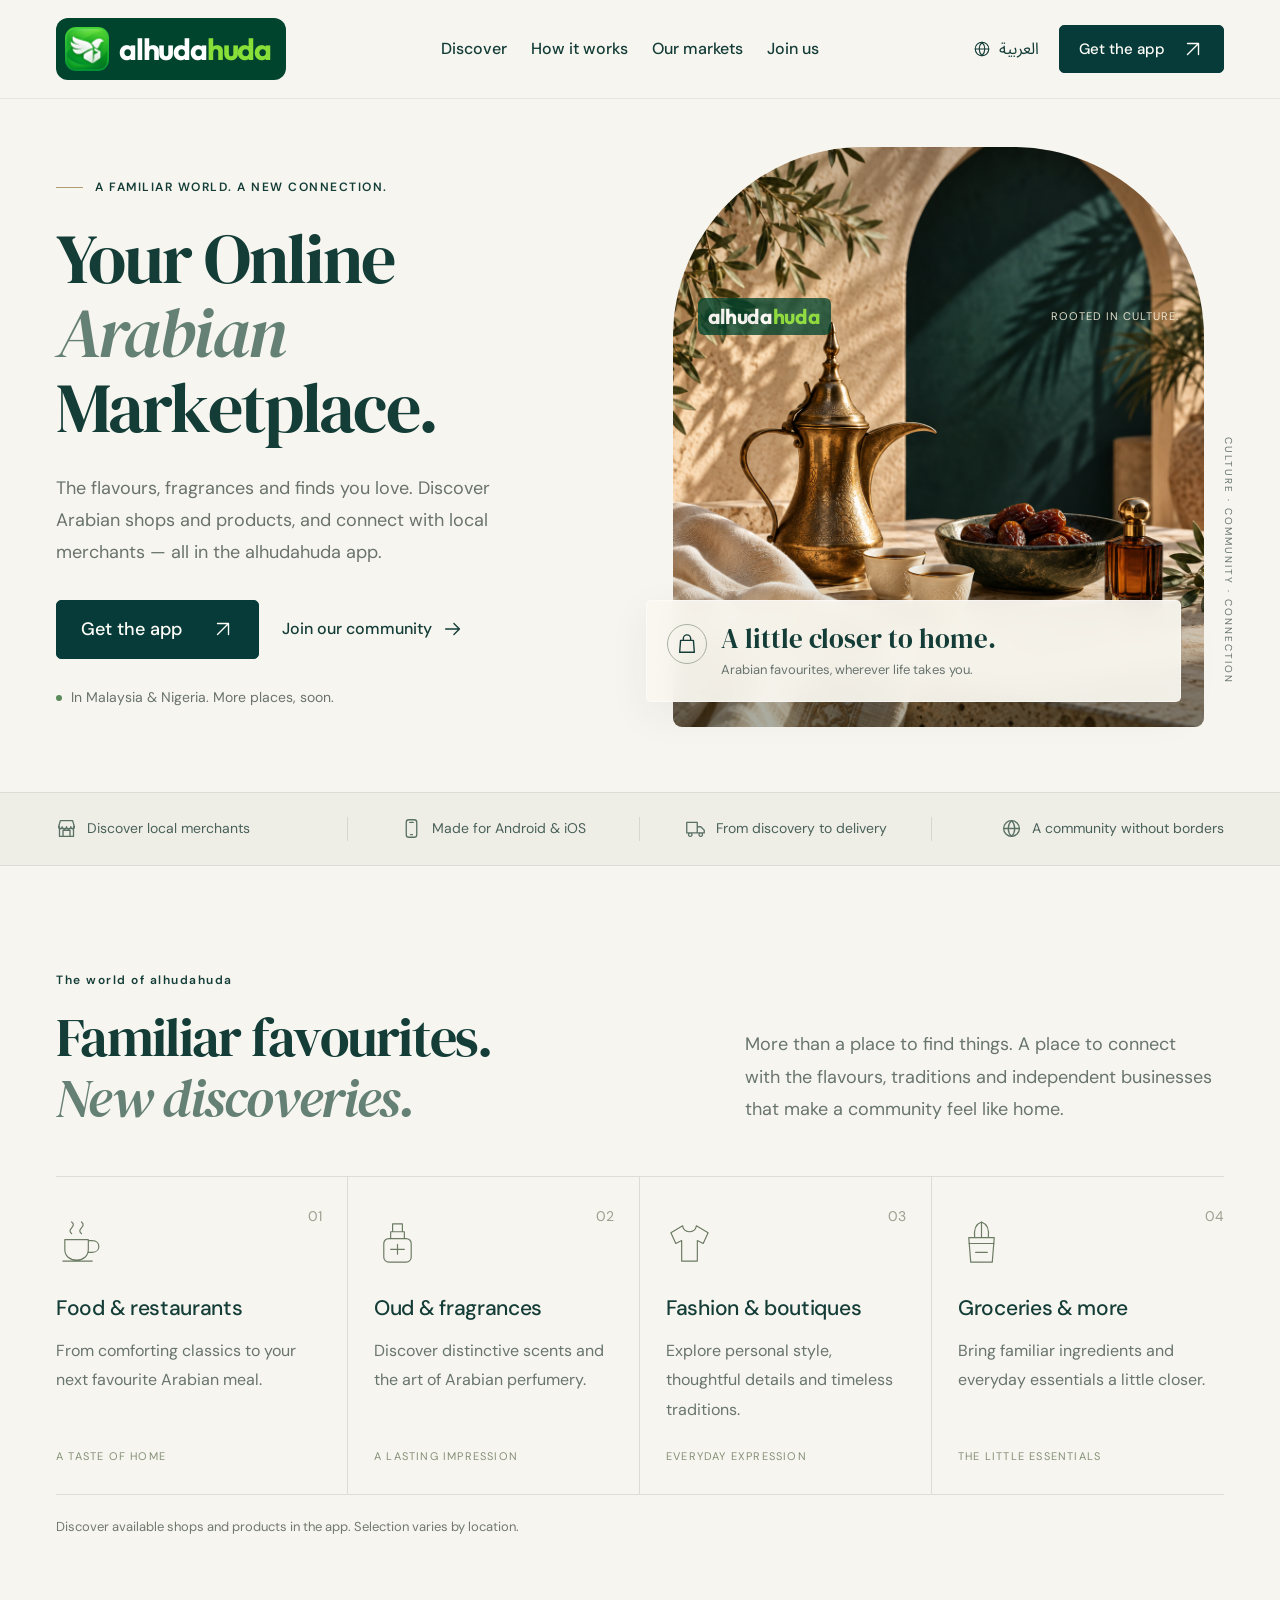
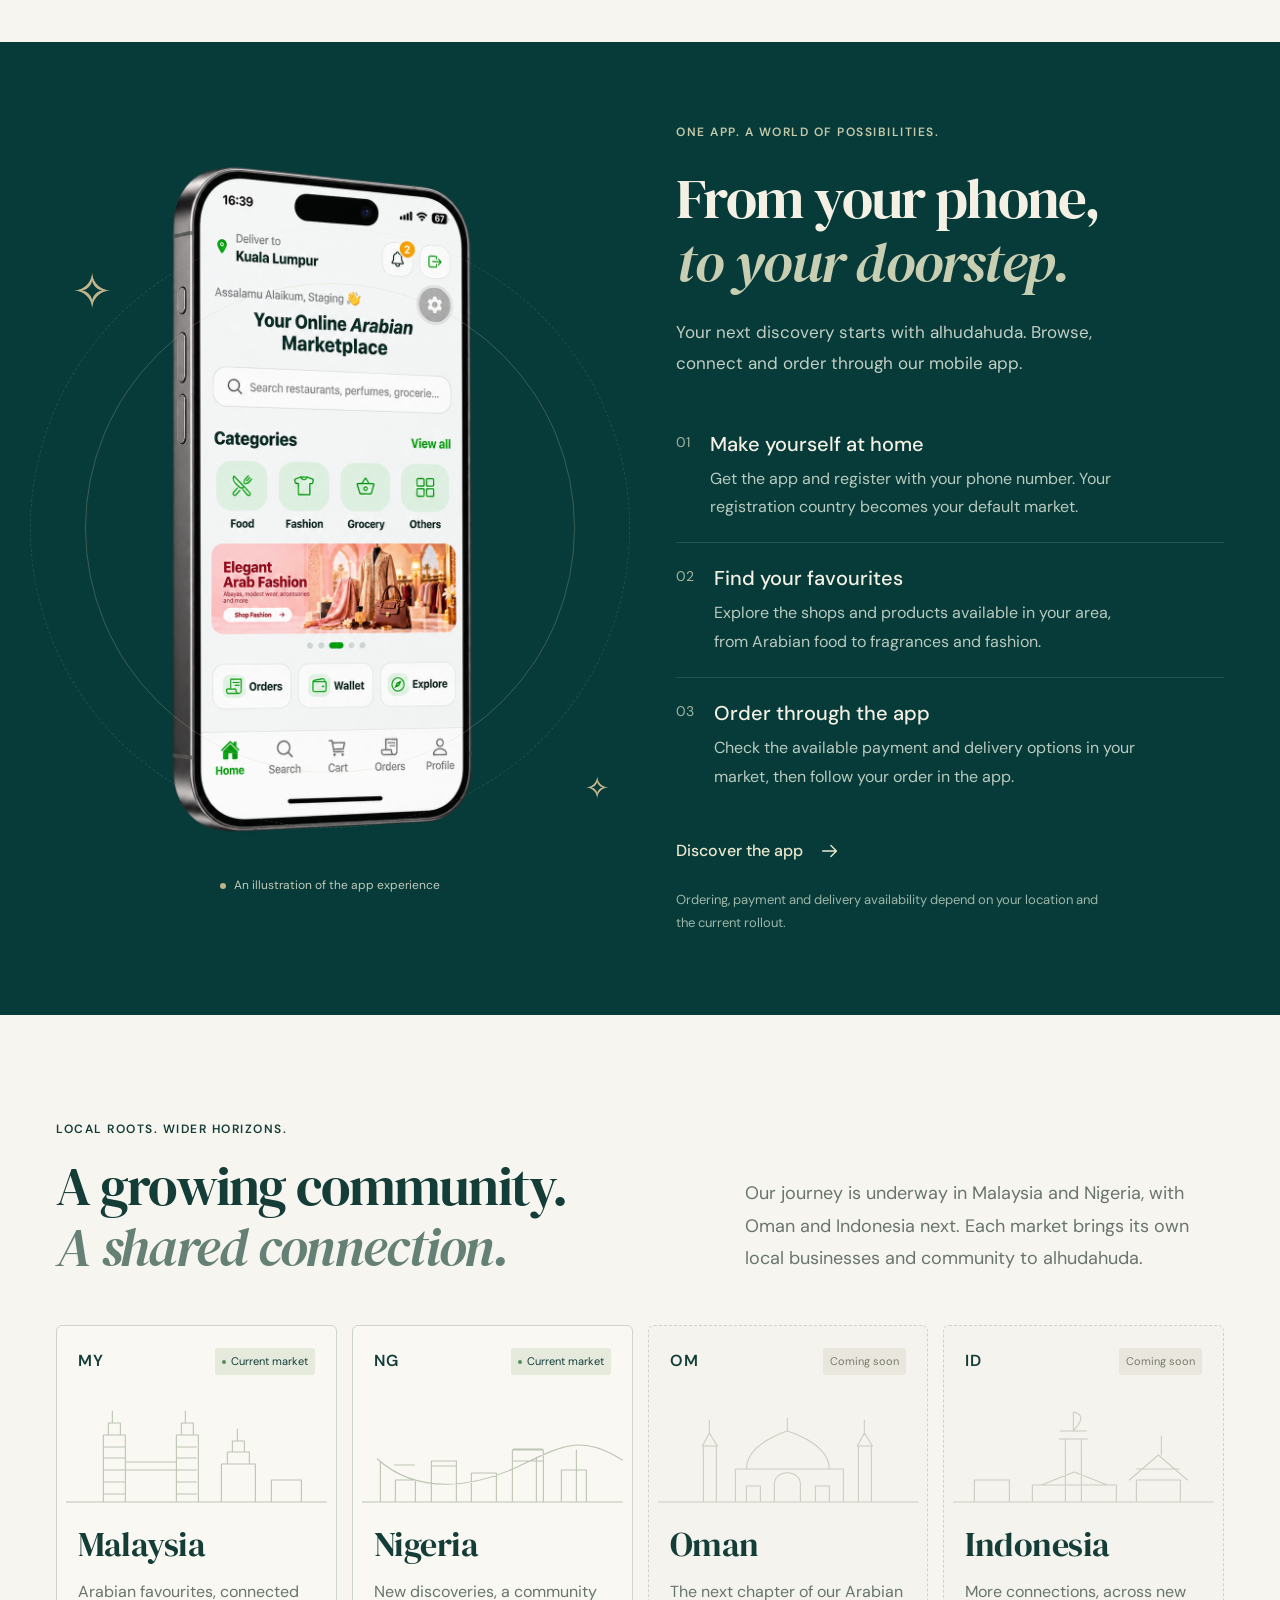
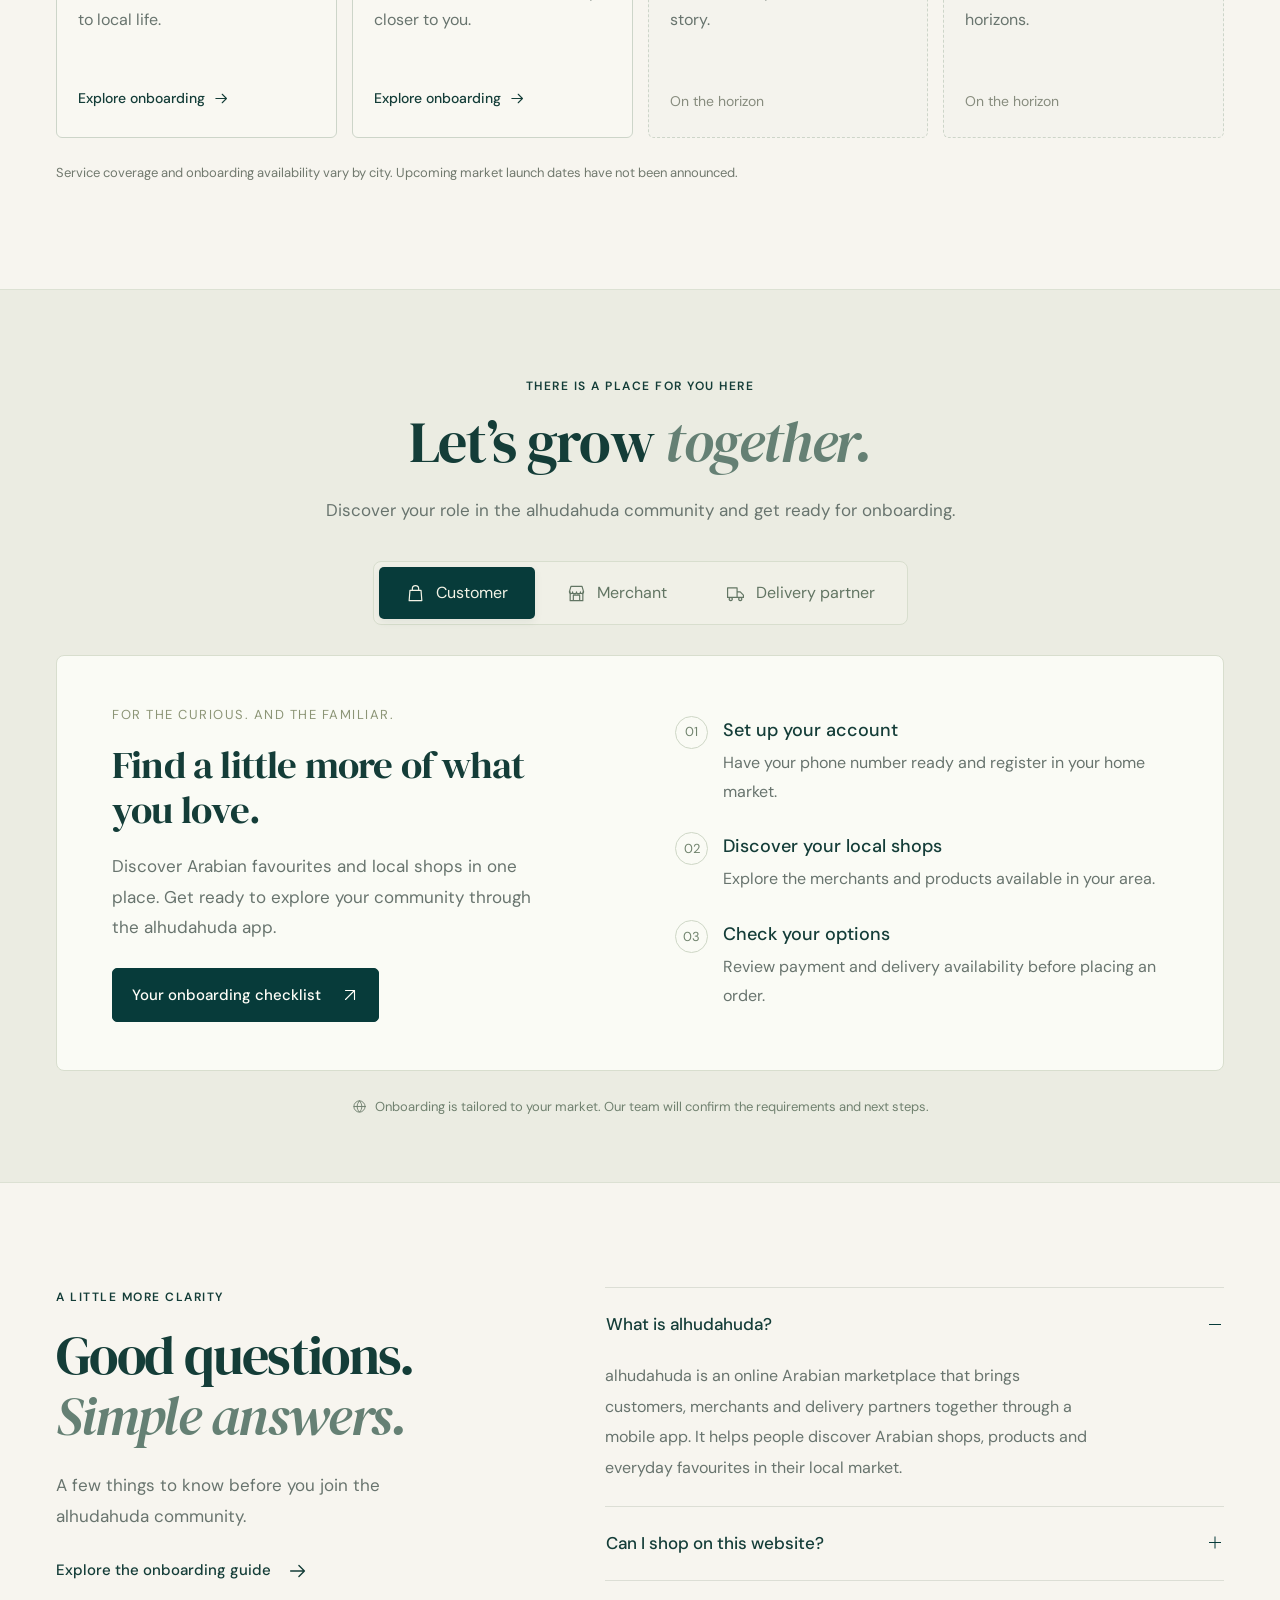
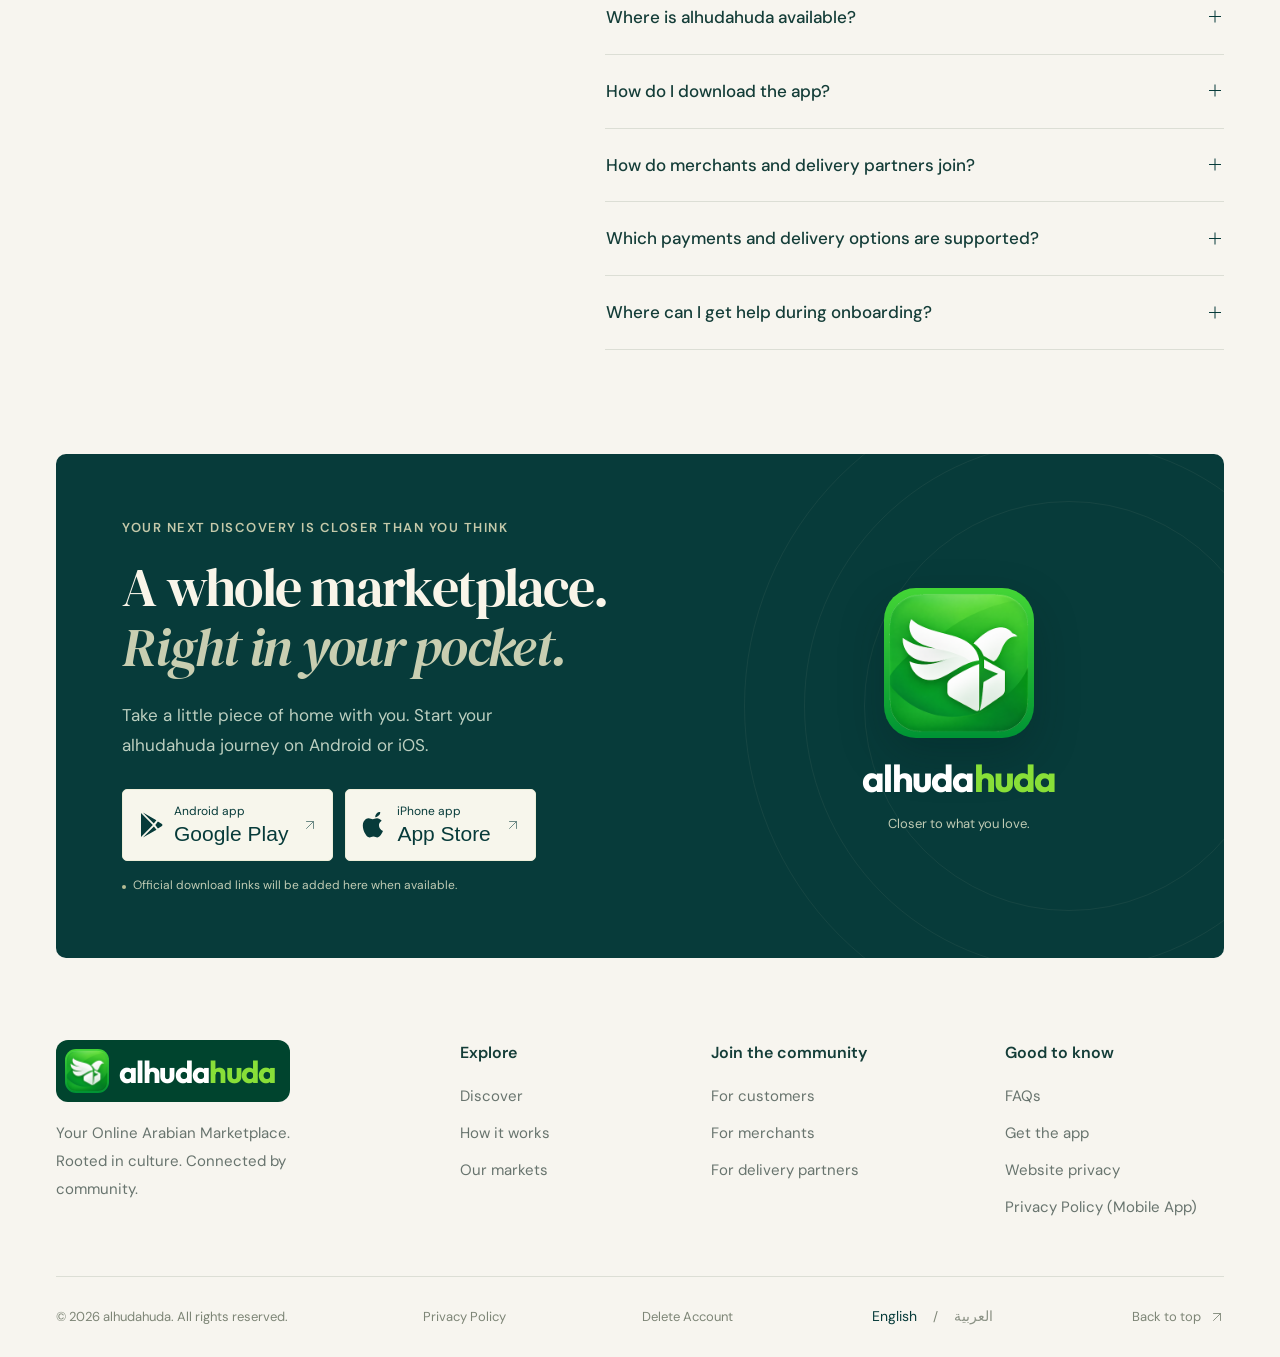
<file: index.html>
<!doctype html>
<html lang="en" dir="ltr">
<head>
  <meta charset="UTF-8">
  <meta name="viewport" content="width=device-width, initial-scale=1.0">
  <meta name="theme-color" content="#073b3a">
  <title>alhudahuda | Your Online Arabian Marketplace</title>
  <meta name="description" content="Discover alhudahuda, your online Arabian marketplace. Explore the app, our markets in Malaysia and Nigeria, and onboarding for customers, merchants and delivery partners. Oman and Indonesia are coming soon.">
  <meta property="og:title" content="alhudahuda | Your Online Arabian Marketplace">
  <meta property="og:description" content="Arabian favourites. Local connections. Discover alhudahuda in English and Arabic, and get ready to join our community.">
  <meta property="og:type" content="website">
  <meta property="og:url" content="https://alhudahuda.com">
  <meta property="og:image" content="https://alhudahuda.com/assets/brand-reference.png">
  <link rel="canonical" href="https://alhudahuda.com">
  <link rel="icon" href="assets/brand-logo.png" type="image/png">
  <link rel="apple-touch-icon" href="assets/brand-logo.png">
  <link rel="preload" href="assets/arabian-still-life.png" as="image" fetchpriority="high">
  <link rel="stylesheet" href="fonts.css">
  <link rel="stylesheet" href="brand-fonts.css">
  <link rel="stylesheet" href="styles.css">
  <link rel="stylesheet" href="brand-refinements.css">
  <script defer src="site-config.js"></script>
  <script defer src="app.js"></script>
</head>
<body>
<svg xmlns="http://www.w3.org/2000/svg" class="icon-defs" aria-hidden="true"><defs>
  <symbol id="i-arrow" viewBox="0 0 24 24"><path d="M4 12h15m-6-6 6 6-6 6"/></symbol>
  <symbol id="i-diagonal" viewBox="0 0 24 24"><path d="M6 18 18 6M6 6h12v12"/></symbol>
  <symbol id="i-globe" viewBox="0 0 24 24"><circle cx="12" cy="12" r="9"/><path d="M3 12h18M12 3c5 5 5 13 0 18-5-5-5-13 0-18Z"/></symbol>
  <symbol id="i-bag" viewBox="0 0 24 24"><path d="M5 8h14l1 13H4L5 8Zm3 0V6a4 4 0 0 1 8 0v2"/></symbol>
  <symbol id="i-shop" viewBox="0 0 24 24"><path d="M4 10v11h16V10M3 10l2-7h14l2 7M8 21v-7h8v7M3 10c0 3 4 3 4 0 0 3 5 3 5 0 0 3 5 3 5 0 0 3 4 3 4 0"/></symbol>
  <symbol id="i-truck" viewBox="0 0 24 24"><path d="M2 5h12v12H2V5Zm12 5h4l4 4v3h-8M6 17a2 2 0 1 1-.01 0M18 17a2 2 0 1 1-.01 0"/></symbol>
  <symbol id="i-phone" viewBox="0 0 24 24"><rect x="6" y="2" width="12" height="20" rx="3"/><path d="M10 5h4m-3 14h2"/></symbol>
  <symbol id="i-coffee" viewBox="0 0 48 48"><path d="M9 21h24v10c0 7-5 11-12 11S9 38 9 31V21Zm24 1h4c9 0 9 12 0 12h-4M7 43h30M16 15c-6-5 6-7 0-12m10 12c-6-5 6-7 0-12"/></symbol>
  <symbol id="i-perfume" viewBox="0 0 48 48"><rect x="10" y="20" width="28" height="24" rx="5"/><path d="M17 20V13h14v7M19 13V5h10v8M17 31h14m-7-5v10"/></symbol>
  <symbol id="i-fashion" viewBox="0 0 48 48"><path d="m17 7-12 7 5 11 6-3v21h16V22l6 3 5-11-12-7c-1 8-13 8-14 0Z"/></symbol>
  <symbol id="i-pantry" viewBox="0 0 48 48"><path d="M11 19h26l-2 25H13l-2-25Zm6 0c-1-9 1-14 7-16 6 2 8 7 7 16M24 3v16M11 25h26M18 34h12"/></symbol>
  <symbol id="i-check" viewBox="0 0 24 24"><path d="m5 12 4 4L19 6"/></symbol>
  <symbol id="i-pin" viewBox="0 0 24 24"><path d="M19 10c0 6-7 12-7 12S5 16 5 10a7 7 0 1 1 14 0Z"/><circle cx="12" cy="10" r="2"/></symbol>
  <symbol id="i-menu" viewBox="0 0 24 24"><path d="M4 6h16M4 12h16M4 18h16"/></symbol>
  <symbol id="i-close" viewBox="0 0 24 24"><path d="m6 6 12 12M6 18 18 6"/></symbol>
  <symbol id="i-apple" viewBox="0 0 24 24"><path fill="currentColor" stroke="none" d="M16.5 3.1c-.9 1.1-2 1.8-3.3 1.7-.2-1.3.5-2.6 1.2-3.4.9-.9 2.2-1.6 3.3-1.6.2 1.3-.3 2.5-1.2 3.3Zm3.8 14.5c-.5 1.2-.8 1.7-1.5 2.8-.9 1.4-2.1 3.1-3.7 3.1-1.4 0-1.8-.9-3.7-.9-1.8 0-2.2.9-3.6.9-1.6 0-2.7-1.5-3.6-2.9C1.7 16.8.9 11.6 2.5 8.8c1.1-2 2.8-3.1 4.5-3.1 1.6 0 2.6.9 3.9.9 1.2 0 2-.9 3.9-.9 1.5 0 3.1.9 4.3 2.3-3.8 2.1-3.2 7.5 1.2 9.6Z"/></symbol>
  <symbol id="i-play" viewBox="0 0 24 26"><path fill="currentColor" stroke="none" d="M2 1.1v23.8l11.8-11.9L2 1.1Zm1.9-.5 13.5 7.7-2.6 3.3L3.9.6Zm11 13.8 2.6 3.3-13.6 7.7 11-11Zm1.4-1.4 2.6-3.4 3.7 2.1c1.1.6 1.1 1.9 0 2.5l-3.7 2.2-2.6-3.4Z"/></symbol>
</defs></svg>
<a class="skip-link" href="#main" data-i18n="skip">Skip to content</a>

<header class="header">
  <div class="container nav-wrap">
    <a class="brand" href="#" aria-label="alhudahuda home"><img class="brand-icon" src="assets/brand-logo.png" width="44" height="44" alt=""><span class="brand-wordmark" dir="ltr"><b class="brand-first">alhuda</b><b class="brand-second">huda</b></span></a>
    <nav class="desktop-nav" aria-label="Main navigation" data-i18n-aria="mainNav">
      <a href="#discover" data-i18n="navDiscover">Discover</a>
      <a href="#how-it-works" data-i18n="navHow">How it works</a>
      <a href="#markets" data-i18n="navMarkets">Our markets</a>
      <a href="#join" data-i18n="navJoin">Join us</a>
    </nav>
    <div class="nav-actions">
      <button class="language-button" id="language-toggle" type="button" aria-label="Switch to Arabic"><svg class="icon"><use href="#i-globe"/></svg><span lang="ar">العربية</span></button>
      <a href="#download" class="button button-small nav-download"><span data-i18n="getApp">Get the app</span><svg class="icon arrow"><use href="#i-diagonal"/></svg></a>
      <button class="menu-button" id="menu-toggle" type="button" aria-expanded="false" aria-controls="mobile-nav" data-i18n-aria="openMenu" aria-label="Open menu"><svg class="icon"><use href="#i-menu"/></svg></button>
    </div>
  </div>
  <nav id="mobile-nav" class="mobile-nav" hidden aria-label="Mobile navigation" data-i18n-aria="mobileNav">
    <a href="#discover" data-i18n="navDiscover">Discover</a><a href="#how-it-works" data-i18n="navHow">How it works</a><a href="#markets" data-i18n="navMarkets">Our markets</a><a href="#join" data-i18n="navJoin">Join us</a><a href="#faq" data-i18n="navFaq">FAQs</a><a href="#download" data-i18n="getApp">Get the app</a>
  </nav>
</header>

<main id="main">
<section class="hero container">
  <div class="hero-copy">
    <div class="eyebrow"><span class="tiny-line"></span><span data-i18n="heroEyebrow">A familiar world. A new connection.</span></div>
    <h1 data-i18n-html="heroTitle">Your Online<br><em>Arabian</em><br>Marketplace.</h1>
    <p class="hero-description" data-i18n="heroDescription">The flavours, fragrances and finds you love. Discover Arabian shops and products, and connect with local merchants — all in the alhudahuda app.</p>
    <div class="hero-actions"><a href="#download" class="button"><span data-i18n="getApp">Get the app</span><svg class="icon arrow"><use href="#i-diagonal"/></svg></a><a class="text-link" href="#join"><span data-i18n="joinCommunity">Join our community</span><svg class="icon arrow"><use href="#i-arrow"/></svg></a></div>
    <div class="hero-availability"><span class="status-dot"></span><span data-i18n="heroAvailable">In Malaysia & Nigeria. More places, soon.</span></div>
  </div>
  <div class="hero-visual">
    <div class="hero-image-wrap"><img src="assets/arabian-still-life.png" width="1122" height="1402" fetchpriority="high" alt="Arabic coffee, dates, oud perfume and woven linen in warm sunlight" data-i18n-alt="heroAlt"></div>
    <div class="photo-topline"><span class="brand-wordmark" dir="ltr"><b class="brand-first">alhuda</b><b class="brand-second">huda</b></span><span data-i18n="photoTag">Rooted in culture.</span></div>
    <div class="photo-note"><span class="photo-note-icon"><svg class="icon"><use href="#i-bag"/></svg></span><div><span class="photo-note-title" data-i18n="photoTitle">A little closer to home.</span><span data-i18n="photoText">Arabian favourites, wherever life takes you.</span></div></div>
    <div class="hero-side-note" aria-hidden="true" data-i18n="heroSide">CULTURE · COMMUNITY · CONNECTION</div>
  </div>
</section>

<div class="benefits-strip"><div class="container benefits-inner">
  <div><svg class="icon"><use href="#i-shop"/></svg><span data-i18n="benefitLocal">Discover local merchants</span></div>
  <div><svg class="icon"><use href="#i-phone"/></svg><span data-i18n="benefitMobile">Made for Android & iOS</span></div>
  <div><svg class="icon"><use href="#i-truck"/></svg><span data-i18n="benefitDelivery">From discovery to delivery</span></div>
  <div><svg class="icon"><use href="#i-globe"/></svg><span data-i18n="benefitCommunity">A community without borders</span></div>
</div></div>

<section class="section container discover" id="discover">
  <div class="section-intro"><div><p class="eyebrow" data-i18n="discoverEyebrow">The world of alhudahuda</p><h2 data-i18n-html="discoverTitle">Familiar favourites.<br><em>New discoveries.</em></h2></div><p class="intro-copy" data-i18n="discoverDescription">More than a place to find things. A place to connect with the flavours, traditions and independent businesses that make a community feel like home.</p></div>
  <div class="category-grid">
    <article class="category"><span class="category-number">01</span><svg class="category-icon"><use href="#i-coffee"/></svg><h3 data-i18n="foodTitle">Food & restaurants</h3><p data-i18n="foodText">From comforting classics to your next favourite Arabian meal.</p><span class="category-tag" data-i18n="foodTag">A taste of home</span></article>
    <article class="category"><span class="category-number">02</span><svg class="category-icon"><use href="#i-perfume"/></svg><h3 data-i18n="perfumeTitle">Oud & fragrances</h3><p data-i18n="perfumeText">Discover distinctive scents and the art of Arabian perfumery.</p><span class="category-tag" data-i18n="perfumeTag">A lasting impression</span></article>
    <article class="category"><span class="category-number">03</span><svg class="category-icon"><use href="#i-fashion"/></svg><h3 data-i18n="fashionTitle">Fashion & boutiques</h3><p data-i18n="fashionText">Explore personal style, thoughtful details and timeless traditions.</p><span class="category-tag" data-i18n="fashionTag">Everyday expression</span></article>
    <article class="category"><span class="category-number">04</span><svg class="category-icon"><use href="#i-pantry"/></svg><h3 data-i18n="pantryTitle">Groceries & more</h3><p data-i18n="pantryText">Bring familiar ingredients and everyday essentials a little closer.</p><span class="category-tag" data-i18n="pantryTag">The little essentials</span></article>
  </div>
  <p class="section-note" data-i18n="categoryNote">Discover available shops and products in the app. Selection varies by location.</p>
</section>

<section class="experience" id="how-it-works">
  <div class="container experience-grid">
    <div class="experience-visual">
      <div class="orbit orbit-one"></div><div class="orbit orbit-two"></div><span class="orbit-star star-one">✧</span><span class="orbit-star star-two">✧</span>
      <div class="orbit orbit-one"></div><div class="orbit orbit-two"></div><span class="orbit-star star-one">✧</span><span class="orbit-star star-two">✧</span>
      <div>
		<img src="assets/app.png" alt="An illustration of the app experience">
	  </div>
      <div class="experience-caption"><span class="status-dot"></span><span data-i18n="previewCaption">An illustration of the app experience</span></div>
    </div>
    <div class="experience-copy"><p class="eyebrow light" data-i18n="howEyebrow">One app. A world of possibilities.</p><h2 data-i18n-html="howTitle">From your phone,<br><em>to your doorstep.</em></h2><p class="experience-lead" data-i18n="howDescription">Your next discovery starts with alhudahuda. Browse, connect and order through our mobile app.</p>
      <ol class="steps"><li><span class="step-number">01</span><div><h3 data-i18n="step1Title">Make yourself at home</h3><p data-i18n="step1Text">Get the app and register with your phone number. Your registration country becomes your default market.</p></div></li><li><span class="step-number">02</span><div><h3 data-i18n="step2Title">Find your favourites</h3><p data-i18n="step2Text">Explore the shops and products available in your area, from Arabian food to fragrances and fashion.</p></div></li><li><span class="step-number">03</span><div><h3 data-i18n="step3Title">Order through the app</h3><p data-i18n="step3Text">Check the available payment and delivery options in your market, then follow your order in the app.</p></div></li></ol>
      <a href="#download" class="text-link light-link"><span data-i18n="findApp">Discover the app</span><svg class="icon arrow"><use href="#i-arrow"/></svg></a>
      <p class="experience-note" data-i18n="howNote">Ordering, payment and delivery availability depend on your location and the current rollout.</p>
    </div>
  </div>
</section>
  
<section class="section container markets" id="markets">
  <div class="section-intro"><div><p class="eyebrow" data-i18n="marketsEyebrow">Local roots. Wider horizons.</p><h2 data-i18n-html="marketsTitle">A growing community.<br><em>A shared connection.</em></h2></div><p class="intro-copy" data-i18n="marketsDescription">Our journey is underway in Malaysia and Nigeria, with Oman and Indonesia next. Each market brings its own local businesses and community to alhudahuda.</p></div>
  <div class="market-grid">
    <article class="market-card current"><div class="market-top"><span class="country-code">MY</span><span class="market-status"><span class="status-dot"></span><span data-i18n="currentMarket">Current market</span></span></div><div class="country-art malaysia" aria-hidden="true"><svg viewBox="0 0 260 100"><path d="M37 98V31h22v67M42 31V19h12v12m-8-12V7m64 91V31h22v67m-17-67V19h12v12m-8-12V7M59 58h51M59 66h51M38 43h20m-20 11h20m-20 12h20m-20 12h20m-20 12h20m52-47h20m-20 11h20m-20 12h20m-20 12h20m-20 12h20M155 98V60h34v38m-28-38V48h22v12m-17-12V37h12v11m-7-11V25M205 98V76h30v22M0 98h260"/></svg></div><h3 data-i18n="malaysia">Malaysia</h3><p data-i18n="malaysiaText">Arabian favourites, connected to local life.</p><a href="#join" class="text-link market-link" data-market="MY"><span data-i18n="exploreOnboarding">Explore onboarding</span><svg class="icon arrow"><use href="#i-arrow"/></svg></a></article>
    <article class="market-card current"><div class="market-top"><span class="country-code">NG</span><span class="market-status"><span class="status-dot"></span><span data-i18n="currentMarket">Current market</span></span></div><div class="country-art nigeria" aria-hidden="true"><svg viewBox="0 0 260 100"><path d="M0 98h260M33 98V76h20v22m16 0V57h25v41m15 0V69h25v29m16 0V46h31v52M199 98V66h25v32M15 55c40 36 96 29 142 7s62-31 103-6M18 58v40m35-20v20m41-16v16m40-22v22m40-45v45m40-52v52m-182-37h20m17 1h24m58-17h29m-29 12h29"/></svg></div><h3 data-i18n="nigeria">Nigeria</h3><p data-i18n="nigeriaText">New discoveries, a community closer to you.</p><a href="#join" class="text-link market-link" data-market="NG"><span data-i18n="exploreOnboarding">Explore onboarding</span><svg class="icon arrow"><use href="#i-arrow"/></svg></a></article>
    <article class="market-card upcoming"><div class="market-top"><span class="country-code">OM</span><span class="market-status" data-i18n="comingSoon">Coming soon</span></div><div class="country-art oman" aria-hidden="true"><svg viewBox="0 0 260 100"><path d="M0 98h260M45 98V42h13v56m-14-56 7-13 8 13m-8-13V16M77 98V65h108v33m-97-33c0-26 41-38 41-38s42 12 42 38m-42-38V14m-40 51h81M200 98V42h13v56m-14-56 7-13 8 13m-8-13V16M116 98V80c0-15 26-15 26 0v18m-54 0V82h14v16m55 0V82h14v16"/></svg></div><h3 data-i18n="oman">Oman</h3><p data-i18n="omanText">The next chapter of our Arabian story.</p><span class="market-bottom" data-i18n="onTheHorizon">On the horizon</span></article>
    <article class="market-card upcoming"><div class="market-top"><span class="country-code">ID</span><span class="market-status" data-i18n="comingSoon">Coming soon</span></div><div class="country-art indonesia" aria-hidden="true"><svg viewBox="0 0 260 100"><path d="M0 98h260M112 98V35h16v63m-22-63h28m-27-8h26m-13 0V8c14 3 5 13 0 19M79 98V81h84v17m-75-17 33-13 33 13M21 98V76h35v22m127 0V76h44v22m-51-22 29-25 29 25m-51-11h43m-18-14V32"/></svg></div><h3 data-i18n="indonesia">Indonesia</h3><p data-i18n="indonesiaText">More connections, across new horizons.</p><span class="market-bottom" data-i18n="onTheHorizon">On the horizon</span></article>
  </div>
  <p class="section-note" data-i18n="marketNote">Service coverage and onboarding availability vary by city. Upcoming market launch dates have not been announced.</p>
</section>

<section class="join-section" id="join"><div class="container">
  <div class="join-heading"><p class="eyebrow" data-i18n="joinEyebrow">There is a place for you here</p><h2 data-i18n-html="joinTitle">Let’s grow <em>together.</em></h2><p data-i18n="joinDescription">Discover your role in the alhudahuda community and get ready for onboarding.</p></div>
  <div class="role-tabs" role="tablist" aria-label="Choose your role" data-i18n-aria="chooseRole"><button id="tab-shopper" role="tab" aria-selected="true" aria-controls="role-panel" data-role="shopper"><svg class="icon"><use href="#i-bag"/></svg><span data-i18n="shopper">Customer</span></button><button id="tab-merchant" role="tab" aria-selected="false" aria-controls="role-panel" data-role="merchant" tabindex="-1"><svg class="icon"><use href="#i-shop"/></svg><span data-i18n="merchant">Merchant</span></button><button id="tab-delivery" role="tab" aria-selected="false" aria-controls="role-panel" data-role="delivery" tabindex="-1"><svg class="icon"><use href="#i-truck"/></svg><span data-i18n="delivery">Delivery partner</span></button></div>
  <div id="role-panel" class="role-panel" role="tabpanel" aria-labelledby="tab-shopper" tabindex="0">
    <div class="role-story"><span class="role-kicker" id="role-kicker"></span><h3 id="role-title"></h3><p id="role-description"></p><button type="button" class="button" id="open-checklist"><span data-i18n="checklistButton">Your onboarding checklist</span><svg class="icon arrow"><use href="#i-diagonal"/></svg></button></div>
    <ol class="role-steps" id="role-steps"></ol>
  </div>
  <p class="join-note"><svg class="icon"><use href="#i-globe"/></svg><span data-i18n="joinNote">Onboarding is tailored to your market. Our team will confirm the requirements and next steps.</span></p>
</div></section>

<section class="section container faq" id="faq">
  <div class="faq-heading"><p class="eyebrow" data-i18n="faqEyebrow">A little more clarity</p><h2 data-i18n-html="faqTitle">Good questions.<br><em>Simple answers.</em></h2><p data-i18n="faqDescription">A few things to know before you join the alhudahuda community.</p><a class="text-link" href="#join"><span data-i18n="onboardingGuide">Explore the onboarding guide</span><svg class="icon arrow"><use href="#i-arrow"/></svg></a></div>
  <div class="faq-list">
    <details open><summary><span data-i18n="faq1Q">What is alhudahuda?</span><span class="faq-plus" aria-hidden="true"></span></summary><p data-i18n="faq1A">alhudahuda is an online Arabian marketplace that brings customers, merchants and delivery partners together through a mobile app. It helps people discover Arabian shops, products and everyday favourites in their local market.</p></details>
    <details><summary><span data-i18n="faq2Q">Can I shop on this website?</span><span class="faq-plus" aria-hidden="true"></span></summary><p data-i18n="faq2A">Shopping takes place in the alhudahuda Android and iOS app. This website introduces our community, explains how to get started and helps you prepare for onboarding.</p></details>
    <details><summary><span data-i18n="faq3Q">Where is alhudahuda available?</span><span class="faq-plus" aria-hidden="true"></span></summary><p data-i18n="faq3A">Our current markets are Malaysia and Nigeria. Service coverage, ordering and onboarding availability depend on your city and the current rollout. Oman and Indonesia are coming soon; launch dates have not yet been announced.</p></details>
    <details><summary><span data-i18n="faq4Q">How do I download the app?</span><span class="faq-plus" aria-hidden="true"></span></summary><p data-i18n="faq4A">Use the Android and iOS options in the app section. Official store links will appear there when available. If you are taking part in onboarding, follow the installation instructions provided by the alhudahuda team.</p></details>
    <details><summary><span data-i18n="faq5Q">How do merchants and delivery partners join?</span><span class="faq-plus" aria-hidden="true"></span></summary><p data-i18n="faq5A">Choose your role in the Join us section and open the onboarding checklist. Prepare the relevant business or delivery details, then follow the registration and verification steps shared by the alhudahuda team for your market.</p></details>
    <details><summary><span data-i18n="faq6Q">Which payments and delivery options are supported?</span><span class="faq-plus" aria-hidden="true"></span></summary><p data-i18n="faq6A">Payment methods, checkout availability, delivery coverage and any charges depend on your market. Check the options displayed in the app and confirm them during onboarding. Some services may still be in a pilot rollout.</p></details>
    <details><summary><span data-i18n="faq7Q">Where can I get help during onboarding?</span><span class="faq-plus" aria-hidden="true"></span></summary><p data-i18n="faq7A">Ask your alhudahuda onboarding representative for the official support channel for your market. The team can guide you through app access, registration and any verification steps.</p></details>
  </div>
</section>

<section class="download-section container" id="download"><div class="download-card">
  <div class="download-decoration" aria-hidden="true"><span></span><span></span><span></span></div>
  <div class="download-copy"><p class="eyebrow light" data-i18n="downloadEyebrow">Your next discovery is closer than you think</p><h2 data-i18n-html="downloadTitle">A whole marketplace.<br><em>Right in your pocket.</em></h2><p data-i18n="downloadDescription">Take a little piece of home with you. Start your alhudahuda journey on Android or iOS.</p><div class="store-buttons">
    <button class="store-button" data-store="android" type="button"><svg class="store-icon"><use href="#i-play"/></svg><span><small data-i18n="androidApp">Android app</small><strong>Google Play</strong></span><svg class="icon store-arrow"><use href="#i-diagonal"/></svg></button>
    <button class="store-button" data-store="ios" type="button"><svg class="store-icon"><use href="#i-apple"/></svg><span><small data-i18n="iosApp">iPhone app</small><strong>App Store</strong></span><svg class="icon store-arrow"><use href="#i-diagonal"/></svg></button>
  </div><p class="store-status" id="store-status"><span class="small-dot"></span><span data-i18n="storePending">Official download links will be added here when available.</span></p></div>
  <div class="download-seal" aria-hidden="true"><img class="brand-icon" src="assets/brand-logo.png" width="44" height="44" alt=""><span class="brand-wordmark" dir="ltr"><b class="brand-first">alhuda</b><b class="brand-second">huda</b></span><small data-i18n="sealText">Closer to what you love.</small></div>
</div></section>
</main>

<footer class="footer container"><div class="footer-main"><div class="footer-brand"><a class="brand" href="#"><img class="brand-icon" src="assets/brand-logo.png" width="44" height="44" alt=""><span class="brand-wordmark" dir="ltr"><b class="brand-first">alhuda</b><b class="brand-second">huda</b></span></a><p data-i18n="footerDescription">Your Online Arabian Marketplace.<br>Rooted in culture. Connected by community.</p></div><div class="footer-column"><h3 data-i18n="footerExplore">Explore</h3><a href="#discover" data-i18n="navDiscover">Discover</a><a href="#how-it-works" data-i18n="navHow">How it works</a><a href="#markets" data-i18n="navMarkets">Our markets</a></div><div class="footer-column"><h3 data-i18n="footerCommunity">Join the community</h3><a href="#join" data-select-role="shopper" data-i18n="forCustomers">For customers</a><a href="#join" data-select-role="merchant" data-i18n="forMerchants">For merchants</a><a href="#join" data-select-role="delivery" data-i18n="forDelivery">For delivery partners</a></div><div class="footer-column"><h3 data-i18n="footerHelp">Good to know</h3><a href="#faq" data-i18n="navFaq">FAQs</a><a href="#download" data-i18n="getApp">Get the app</a><button type="button" id="privacy-button" data-i18n="privacy">Website privacy</button><a href="/privacy.html">Privacy Policy (Mobile App)</a></div></div><div class="footer-bottom"><span data-i18n="copyright">© 2026 alhudahuda. All rights reserved.</span><a href="/privacy.html" aria-label="Read the alhudahuda mobile app Privacy Policy">Privacy Policy</a><a href="/delete-account.html" aria-label="Request deletion of your alhudahuda account">Delete Account</a><span class="footer-languages"><button type="button" data-lang="en" lang="en" aria-pressed="true">English</button><span aria-hidden="true">/</span><button type="button" data-lang="ar" lang="ar" aria-pressed="false">العربية</button></span><a href="#" class="back-top"><span data-i18n="backTop">Back to top</span><svg class="icon"><use href="#i-diagonal"/></svg></a></div></footer>

<dialog id="checklist-dialog" class="dialog checklist-dialog" aria-labelledby="checklist-title"><button class="dialog-close" type="button" data-close-dialog data-i18n-aria="closeDialog" aria-label="Close dialog"><svg class="icon"><use href="#i-close"/></svg></button><p class="eyebrow" data-i18n="checklistEyebrow">Your next chapter starts here</p><h2 id="checklist-title" data-i18n="checklistTitle">Get ready to join.</h2><p class="dialog-description" data-i18n="checklistDescription">A simple preparation guide for your alhudahuda onboarding.</p><div class="checklist-selects"><label><span data-i18n="yourRole">Your role</span><select id="checklist-role"><option value="shopper" data-i18n="shopper">Customer</option><option value="merchant" data-i18n="merchant">Merchant</option><option value="delivery" data-i18n="delivery">Delivery partner</option></select></label><label><span data-i18n="yourMarket">Your market</span><select id="checklist-market"><option value="MY" data-i18n="malaysia">Malaysia</option><option value="NG" data-i18n="nigeria">Nigeria</option><option value="OM" data-i18n="omanSoon">Oman — coming soon</option><option value="ID" data-i18n="indonesiaSoon">Indonesia — coming soon</option></select></label></div><p class="checklist-market-note" id="checklist-market-note"></p><div class="checklist-items" id="checklist-items"></div><div class="checklist-progress" aria-live="polite"><span id="checklist-progress"></span><span data-i18n="checklistLocal">For your preparation; this is not an application.</span></div><p class="checklist-disclaimer" data-i18n="checklistDisclaimer">Our team will confirm eligibility, required documents and service availability for your market. Ticking this list does not submit information or complete registration.</p><div class="dialog-actions"><button class="button" id="checklist-print" type="button"><span data-i18n="printChecklist">Print checklist</span><svg class="icon arrow"><use href="#i-diagonal"/></svg></button><button class="text-link" type="button" data-close-dialog data-i18n="done">Done</button></div></dialog>

<dialog id="download-dialog" class="dialog small-dialog" aria-labelledby="download-dialog-title"><button class="dialog-close" type="button" data-close-dialog data-i18n-aria="closeDialog" aria-label="Close dialog"><svg class="icon"><use href="#i-close"/></svg></button><span class="dialog-icon"><svg class="icon"><use href="#i-phone"/></svg></span><p class="eyebrow" data-i18n="appAccess">App access</p><h2 id="download-dialog-title"></h2><p class="dialog-description" id="download-dialog-description"></p><div class="access-note"><svg class="icon"><use href="#i-shop"/></svg><p data-i18n="downloadOnboarding">Joining an onboarding session? Follow the installation instructions shared by the alhudahuda team.</p></div><button class="button" type="button" id="download-to-guide"><span data-i18n="prepareOnboarding">Prepare for onboarding</span><svg class="icon arrow"><use href="#i-arrow"/></svg></button></dialog>

<dialog id="privacy-dialog" class="dialog small-dialog" aria-labelledby="privacy-title"><button class="dialog-close" type="button" data-close-dialog data-i18n-aria="closeDialog" aria-label="Close dialog"><svg class="icon"><use href="#i-close"/></svg></button><p class="eyebrow" data-i18n="privacyEyebrow">About this website</p><h2 id="privacy-title" data-i18n="privacy">Website privacy</h2><div class="privacy-copy"><p data-i18n="privacy1">This website introduces alhudahuda and provides onboarding information. It does not collect registration details, accept orders or process payments.</p><p data-i18n="privacy2">Your language preference is stored in your browser so that the website remembers English or Arabic on your next visit. Checklist selections are temporary and are not sent to our team.</p><p data-i18n="privacy3">This website does not use advertising or analytics trackers. The hosting service may process basic connection information to serve and protect the website.</p><p data-i18n="privacy4">The mobile app is a separate service. Review the policies and terms presented in the app before registering or using its services.</p></div><button type="button" class="button" data-close-dialog data-i18n="close">Close</button></dialog>
<noscript><div class="noscript-note">Please enable JavaScript to switch languages and use the onboarding checklist. / يرجى تفعيل جافا سكريبت لتغيير اللغة واستخدام قائمة الاستعداد.</div></noscript>
</body>
</html>
</file>
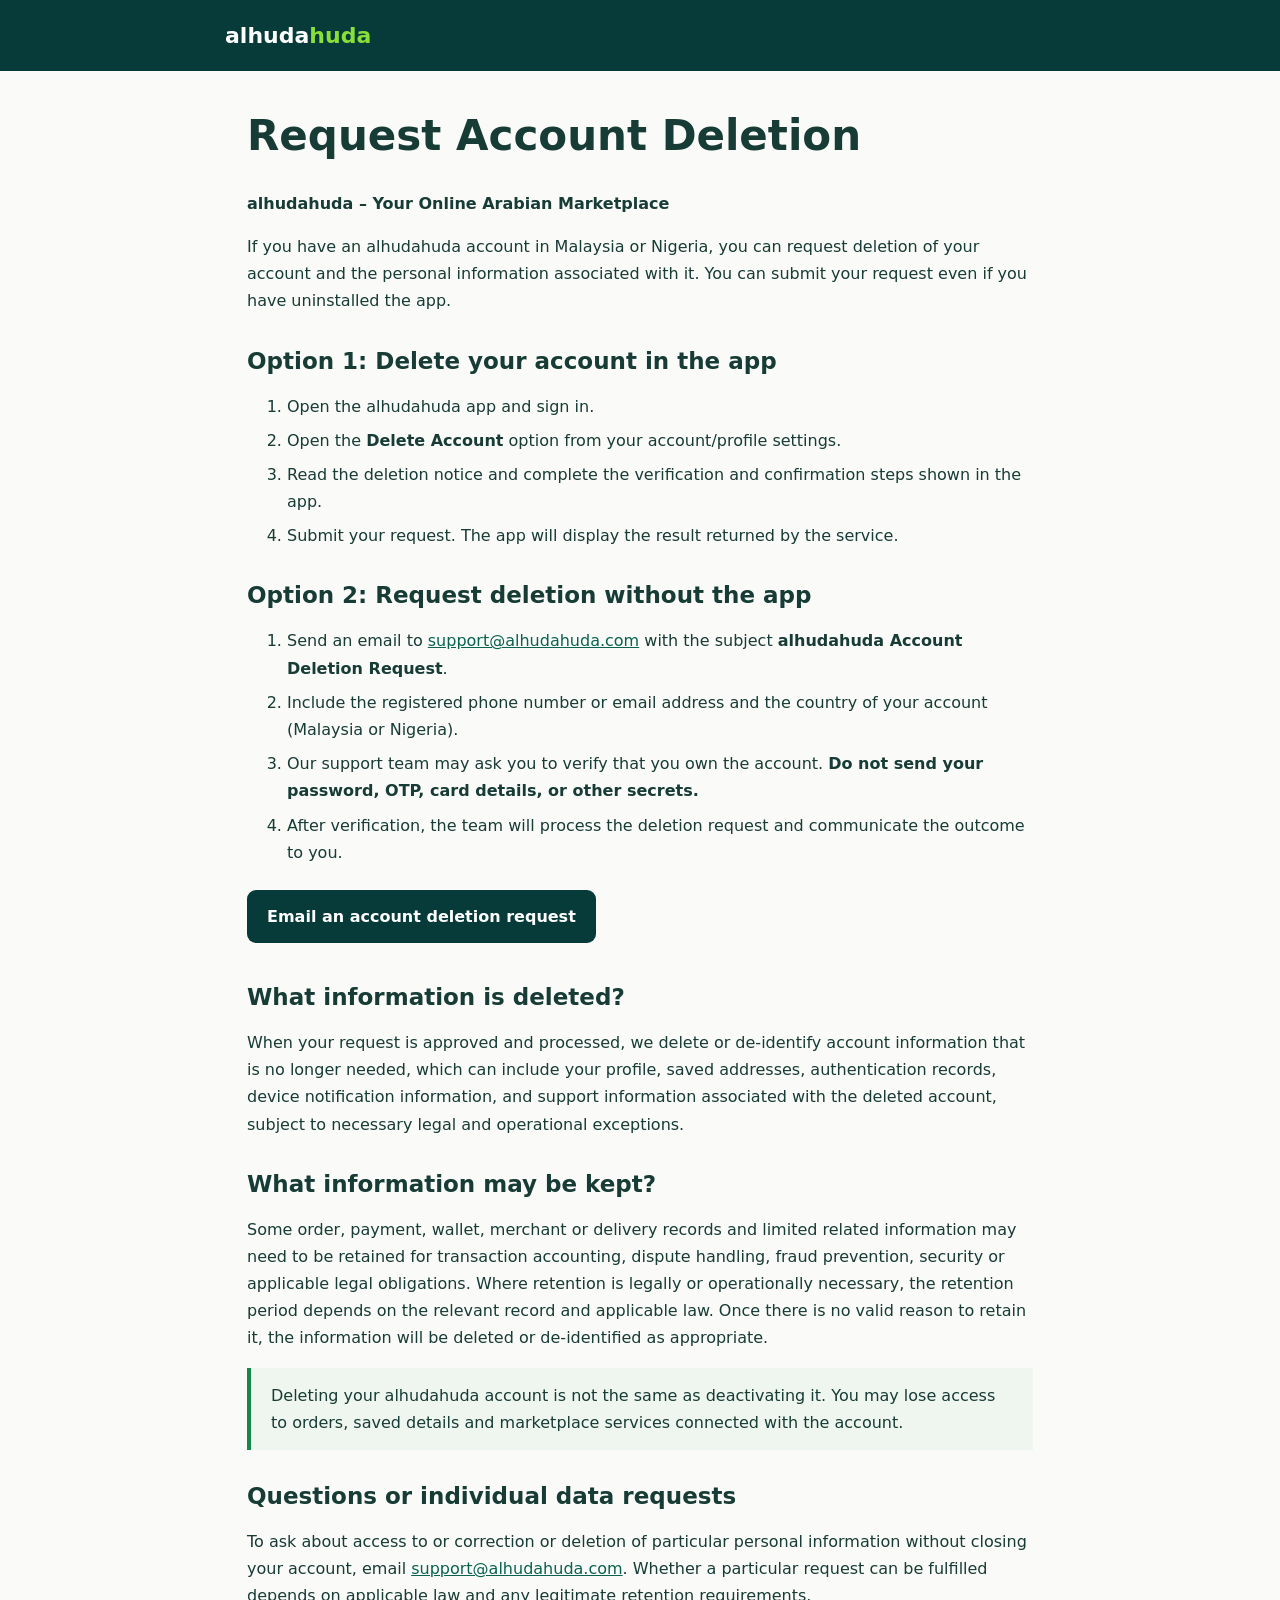
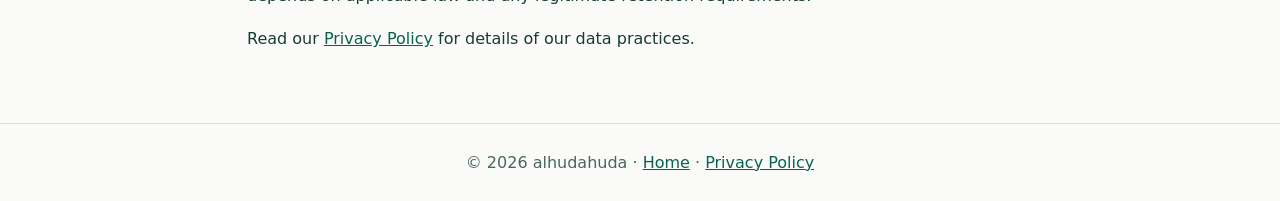
<file: delete-account.html>
<!doctype html>
<html lang="en">
<head>
<meta charset="utf-8">
<meta name="viewport" content="width=device-width, initial-scale=1">
<meta name="theme-color" content="#073b3a">
<title>Delete Your Account | alhudahuda</title>
<meta name="description" content="How to request deletion of your alhudahuda marketplace account and associated information.">
<link rel="canonical" href="https://alhudahuda.com/delete-account.html">
<link rel="icon" href="assets/brand-logo.png" type="image/png">
<style>
*{box-sizing:border-box}body{margin:0;background:#fafbf8;color:#173b35;font:16px/1.7 system-ui,-apple-system,"Segoe UI",sans-serif}header{background:#073b3a;padding:17px max(22px,calc((100vw - 830px)/2))}header a{color:white;text-decoration:none;font-weight:750;font-size:22px}header span{color:#88df38}main{max-width:830px;margin:40px auto 70px;padding:0 22px}h1{font-size:clamp(28px,5vw,42px);line-height:1.2}h2{margin:32px 0 10px;font-size:23px;line-height:1.3}a{color:#08624f;overflow-wrap:anywhere}a.button{display:inline-block;margin:8px 0;padding:13px 20px;background:#073b3a;color:white;border-radius:9px;text-decoration:none;font-weight:700}li{margin-bottom:7px}.note{background:#eef6ef;border-left:4px solid #14894c;padding:14px 20px}footer{text-align:center;padding:25px;border-top:1px solid #d7dfd9;color:#49665e}:focus-visible{outline:3px solid #88df38;outline-offset:3px}
</style>
</head>
<body>
<header><a href="/">alhuda<span>huda</span></a></header>
<main>
<h1>Request Account Deletion</h1>
<p><strong>alhudahuda – Your Online Arabian Marketplace</strong></p>
<p>If you have an alhudahuda account in Malaysia or Nigeria, you can request deletion of your account and the personal information associated with it. You can submit your request even if you have uninstalled the app.</p>
<h2>Option 1: Delete your account in the app</h2>
<ol><li>Open the alhudahuda app and sign in.</li><li>Open the <strong>Delete Account</strong> option from your account/profile settings.</li><li>Read the deletion notice and complete the verification and confirmation steps shown in the app.</li><li>Submit your request. The app will display the result returned by the service.</li></ol>
<h2>Option 2: Request deletion without the app</h2>
<ol><li>Send an email to <a href="mailto:support@alhudahuda.com?subject=alhudahuda%20Account%20Deletion%20Request">support@alhudahuda.com</a> with the subject <strong>alhudahuda Account Deletion Request</strong>.</li><li>Include the registered phone number or email address and the country of your account (Malaysia or Nigeria).</li><li>Our support team may ask you to verify that you own the account. <strong>Do not send your password, OTP, card details, or other secrets.</strong></li><li>After verification, the team will process the deletion request and communicate the outcome to you.</li></ol>
<a class="button" href="mailto:support@alhudahuda.com?subject=alhudahuda%20Account%20Deletion%20Request">Email an account deletion request</a>
<h2>What information is deleted?</h2>
<p>When your request is approved and processed, we delete or de-identify account information that is no longer needed, which can include your profile, saved addresses, authentication records, device notification information, and support information associated with the deleted account, subject to necessary legal and operational exceptions.</p>
<h2>What information may be kept?</h2>
<p>Some order, payment, wallet, merchant or delivery records and limited related information may need to be retained for transaction accounting, dispute handling, fraud prevention, security or applicable legal obligations. Where retention is legally or operationally necessary, the retention period depends on the relevant record and applicable law. Once there is no valid reason to retain it, the information will be deleted or de-identified as appropriate.</p>
<p class="note">Deleting your alhudahuda account is not the same as deactivating it. You may lose access to orders, saved details and marketplace services connected with the account.</p>
<h2>Questions or individual data requests</h2>
<p>To ask about access to or correction or deletion of particular personal information without closing your account, email <a href="mailto:support@alhudahuda.com?subject=alhudahuda%20Privacy%20Request">support@alhudahuda.com</a>. Whether a particular request can be fulfilled depends on applicable law and any legitimate retention requirements.</p>
<p>Read our <a href="/privacy.html">Privacy Policy</a> for details of our data practices.</p>
</main>
<footer>© 2026 alhudahuda · <a href="/">Home</a> · <a href="/privacy.html">Privacy Policy</a></footer>
</body>
</html>
</file>
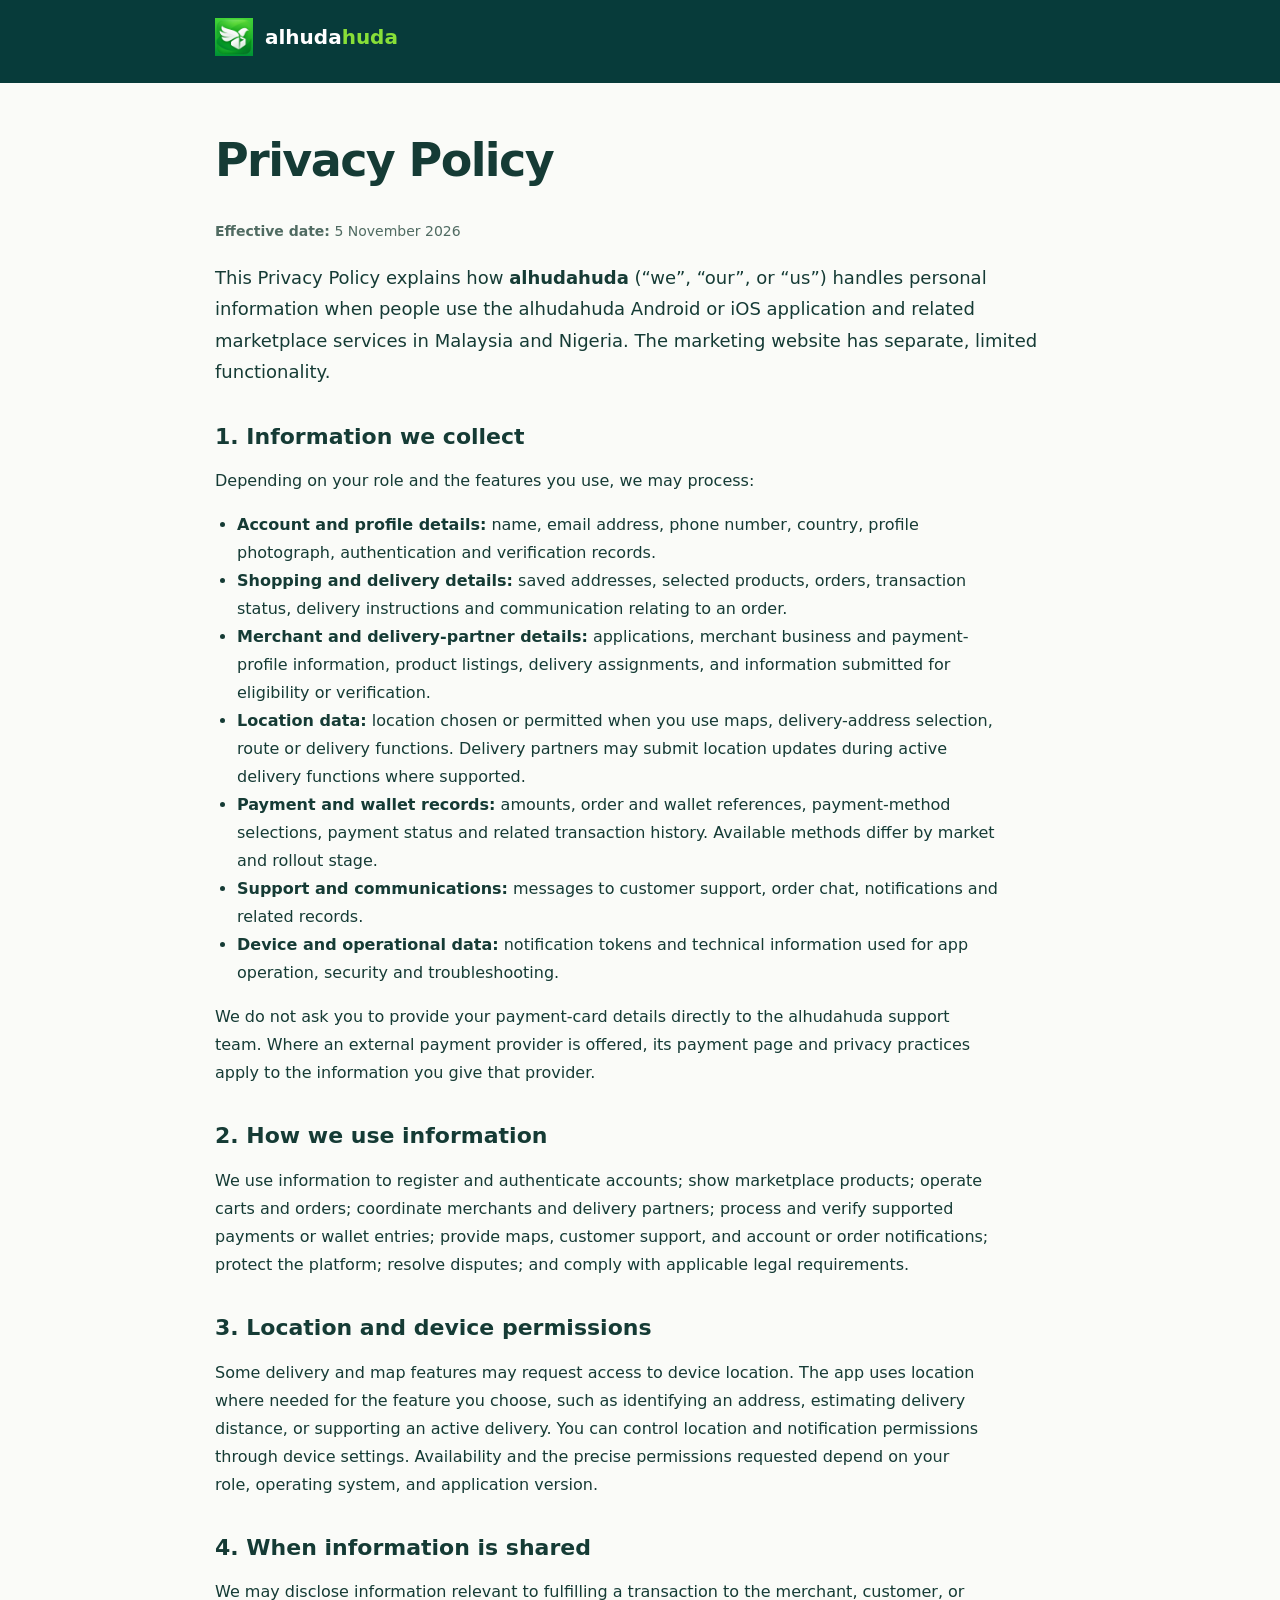
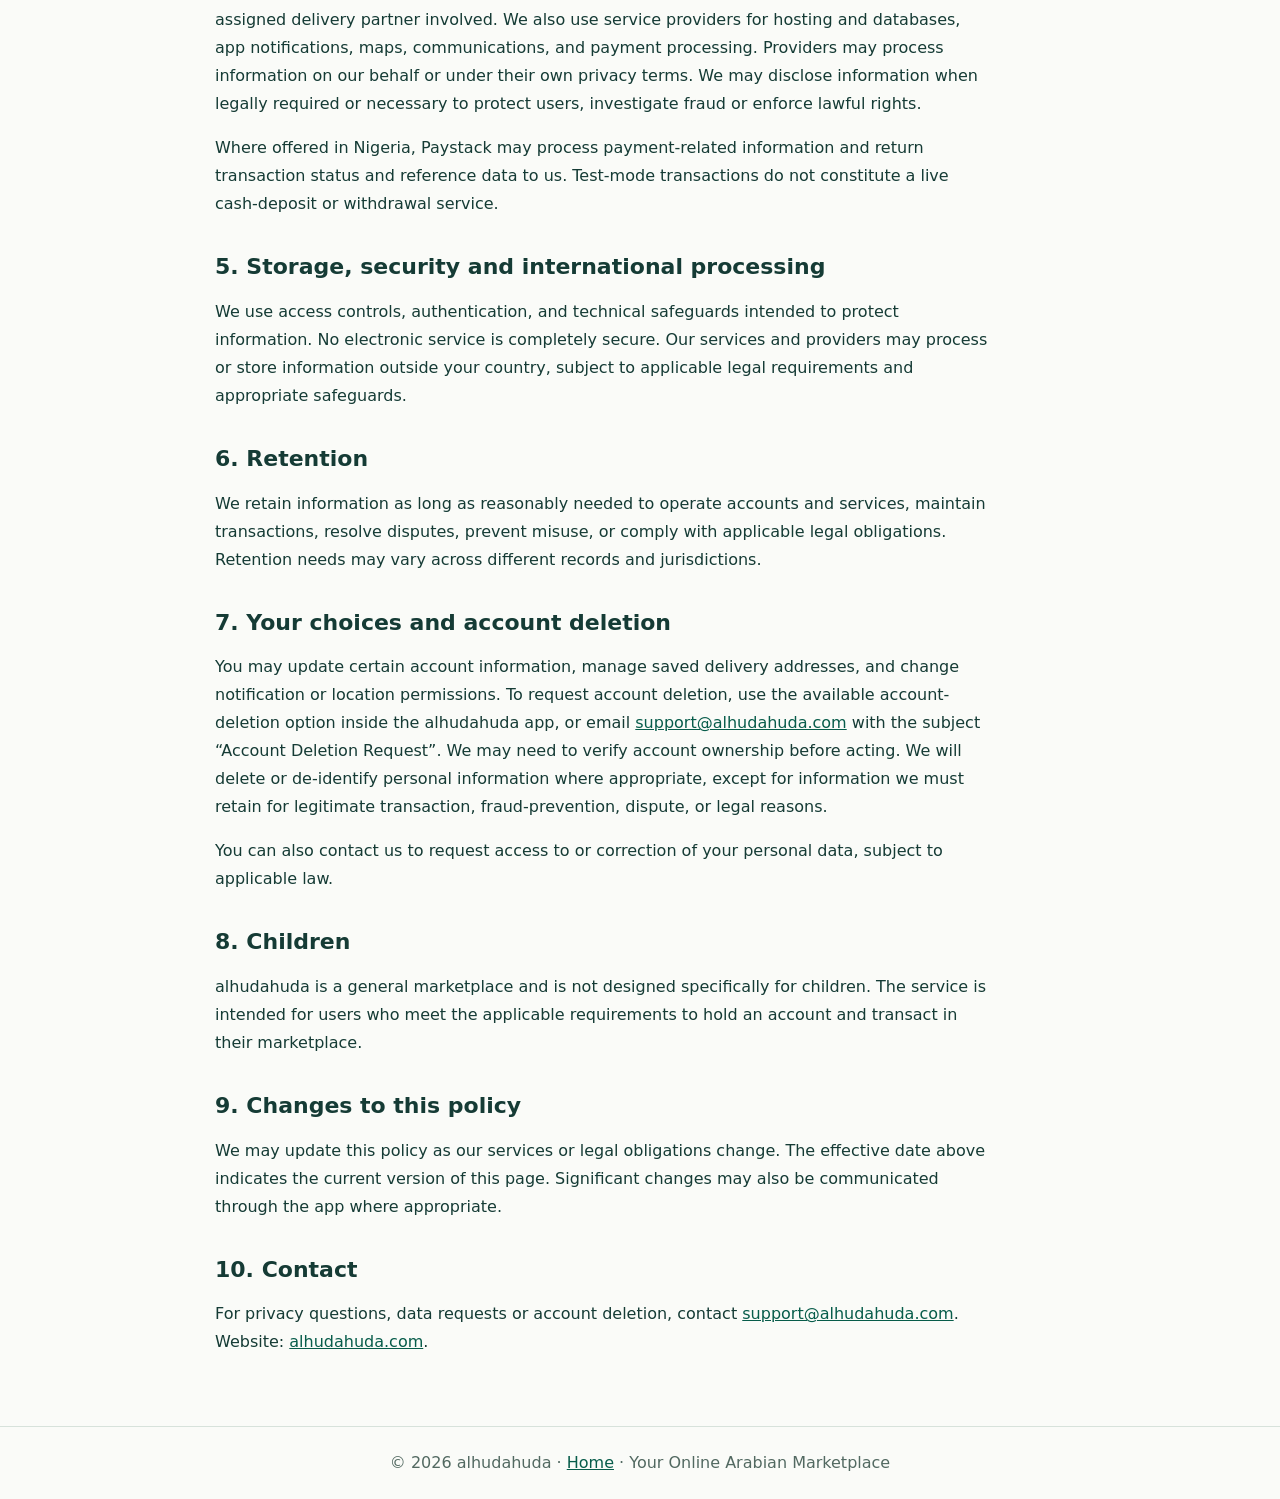
<file: privacy.html>
<!doctype html>
<html lang="en">
<head>
  <meta charset="utf-8">
  <meta name="viewport" content="width=device-width, initial-scale=1">
  <meta name="theme-color" content="#073b3a">
  <meta name="robots" content="index, follow">
  <title>Privacy Policy | alhudahuda</title>
  <meta name="description" content="Privacy Policy for the alhudahuda mobile marketplace in Malaysia and Nigeria.">
  <link rel="canonical" href="https://alhudahuda.com/privacy.html">
  <link rel="icon" href="assets/brand-logo.png" type="image/png">
  <style>
    :root { color-scheme: light; }
    * { box-sizing: border-box; }
    body { margin: 0; background: #fafbf8; color: #153b35; font: 16px/1.75 system-ui,-apple-system,BlinkMacSystemFont,"Segoe UI",sans-serif; }
    header { background: #073b3a; color: white; padding: 18px max(24px,calc((100vw - 850px)/2)); }
    .brand { display: inline-flex; align-items: center; gap: 12px; color: white; text-decoration: none; font-size: 20px; font-weight: 750; }
    .brand img { width: 38px; height: 38px; object-fit: contain; }
    .brand span span { color: #88df38; }
    main { width: min(850px, calc(100% - 40px)); margin: 50px auto 70px; }
    h1 { font-size: clamp(30px,5vw,46px); line-height: 1.2; letter-spacing: -.035em; }
    h2 { font-size: 22px; line-height: 1.35; margin: 34px 0 12px; }
    p, li { max-width: 76ch; }
    .lead { font-size: 18px; }
    .meta { color: #506b62; font-size: 14px; }
    a { color: #075c4a; overflow-wrap: anywhere; }
    a:hover { text-decoration-thickness: 2px; }
    footer { border-top: 1px solid #d7e2db; padding: 22px 24px; color: #526961; text-align: center; }
    ul { padding-left: 22px; }
    :focus-visible { outline: 3px solid #88df38; outline-offset: 3px; }
  </style>
</head>
<body>
<header><a class="brand" href="/"><img src="assets/brand-logo.png" alt=""><span>alhuda<span>huda</span></span></a></header>
<main>
  <h1>Privacy Policy</h1>
  <p class="meta"><strong>Effective date:</strong> 5 November 2026</p>
  <p class="lead">This Privacy Policy explains how <strong>alhudahuda</strong> (“we”, “our”, or “us”) handles personal information when people use the alhudahuda Android or iOS application and related marketplace services in Malaysia and Nigeria. The marketing website has separate, limited functionality.</p>
  <h2>1. Information we collect</h2>
  <p>Depending on your role and the features you use, we may process:</p>
  <ul>
    <li><strong>Account and profile details:</strong> name, email address, phone number, country, profile photograph, authentication and verification records.</li>
    <li><strong>Shopping and delivery details:</strong> saved addresses, selected products, orders, transaction status, delivery instructions and communication relating to an order.</li>
    <li><strong>Merchant and delivery-partner details:</strong> applications, merchant business and payment-profile information, product listings, delivery assignments, and information submitted for eligibility or verification.</li>
    <li><strong>Location data:</strong> location chosen or permitted when you use maps, delivery-address selection, route or delivery functions. Delivery partners may submit location updates during active delivery functions where supported.</li>
    <li><strong>Payment and wallet records:</strong> amounts, order and wallet references, payment-method selections, payment status and related transaction history. Available methods differ by market and rollout stage.</li>
    <li><strong>Support and communications:</strong> messages to customer support, order chat, notifications and related records.</li>
    <li><strong>Device and operational data:</strong> notification tokens and technical information used for app operation, security and troubleshooting.</li>
  </ul>
  <p>We do not ask you to provide your payment-card details directly to the alhudahuda support team. Where an external payment provider is offered, its payment page and privacy practices apply to the information you give that provider.</p>
  <h2>2. How we use information</h2>
  <p>We use information to register and authenticate accounts; show marketplace products; operate carts and orders; coordinate merchants and delivery partners; process and verify supported payments or wallet entries; provide maps, customer support, and account or order notifications; protect the platform; resolve disputes; and comply with applicable legal requirements.</p>
  <h2>3. Location and device permissions</h2>
  <p>Some delivery and map features may request access to device location. The app uses location where needed for the feature you choose, such as identifying an address, estimating delivery distance, or supporting an active delivery. You can control location and notification permissions through device settings. Availability and the precise permissions requested depend on your role, operating system, and application version.</p>
  <h2>4. When information is shared</h2>
  <p>We may disclose information relevant to fulfilling a transaction to the merchant, customer, or assigned delivery partner involved. We also use service providers for hosting and databases, app notifications, maps, communications, and payment processing. Providers may process information on our behalf or under their own privacy terms. We may disclose information when legally required or necessary to protect users, investigate fraud or enforce lawful rights.</p>
  <p>Where offered in Nigeria, Paystack may process payment-related information and return transaction status and reference data to us. Test-mode transactions do not constitute a live cash-deposit or withdrawal service.</p>
  <h2>5. Storage, security and international processing</h2>
  <p>We use access controls, authentication, and technical safeguards intended to protect information. No electronic service is completely secure. Our services and providers may process or store information outside your country, subject to applicable legal requirements and appropriate safeguards.</p>
  <h2>6. Retention</h2>
  <p>We retain information as long as reasonably needed to operate accounts and services, maintain transactions, resolve disputes, prevent misuse, or comply with applicable legal obligations. Retention needs may vary across different records and jurisdictions.</p>
  <h2>7. Your choices and account deletion</h2>
  <p>You may update certain account information, manage saved delivery addresses, and change notification or location permissions. To request account deletion, use the available account-deletion option inside the alhudahuda app, or email <a href="mailto:support@alhudahuda.com?subject=alhudahuda%20Account%20Deletion%20Request">support@alhudahuda.com</a> with the subject “Account Deletion Request”. We may need to verify account ownership before acting. We will delete or de-identify personal information where appropriate, except for information we must retain for legitimate transaction, fraud-prevention, dispute, or legal reasons.</p>
  <p>You can also contact us to request access to or correction of your personal data, subject to applicable law.</p>
  <h2>8. Children</h2>
  <p>alhudahuda is a general marketplace and is not designed specifically for children. The service is intended for users who meet the applicable requirements to hold an account and transact in their marketplace.</p>
  <h2>9. Changes to this policy</h2>
  <p>We may update this policy as our services or legal obligations change. The effective date above indicates the current version of this page. Significant changes may also be communicated through the app where appropriate.</p>
  <h2>10. Contact</h2>
  <p>For privacy questions, data requests or account deletion, contact <a href="mailto:support@alhudahuda.com">support@alhudahuda.com</a>. Website: <a href="https://alhudahuda.com">alhudahuda.com</a>.</p>
</main>
<footer>© 2026 alhudahuda · <a href="/">Home</a> · Your Online Arabian Marketplace</footer>
</body>
</html>
</file>
<file: fonts.css>
@font-face {
  font-family: 'DM Sans';
  font-style: normal;
  font-weight: 400;
  font-display: swap;
  src: url(assets/font-1.ttf) format('truetype');
}
@font-face {
  font-family: 'DM Sans';
  font-style: normal;
  font-weight: 500;
  font-display: swap;
  src: url(assets/font-2.ttf) format('truetype');
}
@font-face {
  font-family: 'DM Sans';
  font-style: normal;
  font-weight: 600;
  font-display: swap;
  src: url(assets/font-3.ttf) format('truetype');
}
@font-face {
  font-family: 'DM Sans';
  font-style: normal;
  font-weight: 700;
  font-display: swap;
  src: url(assets/font-4.ttf) format('truetype');
}
@font-face {
  font-family: 'Noto Sans Arabic';
  font-style: normal;
  font-weight: 400;
  font-stretch: normal;
  font-display: swap;
  src: url(assets/font-5.ttf) format('truetype');
}
@font-face {
  font-family: 'Noto Sans Arabic';
  font-style: normal;
  font-weight: 500;
  font-stretch: normal;
  font-display: swap;
  src: url(assets/font-6.ttf) format('truetype');
}
@font-face {
  font-family: 'Noto Sans Arabic';
  font-style: normal;
  font-weight: 600;
  font-stretch: normal;
  font-display: swap;
  src: url(assets/font-7.ttf) format('truetype');
}
@font-face {
  font-family: 'Noto Sans Arabic';
  font-style: normal;
  font-weight: 700;
  font-stretch: normal;
  font-display: swap;
  src: url(assets/font-8.ttf) format('truetype');
}
</file>
<file: brand-fonts.css>
@font-face {
  font-family: 'DM Serif Display';
  font-style: italic;
  font-weight: 400;
  font-display: swap;
  src: url(assets/brand-type-1.ttf) format('truetype');
}
@font-face {
  font-family: 'DM Serif Display';
  font-style: normal;
  font-weight: 400;
  font-display: swap;
  src: url(assets/brand-type-2.ttf) format('truetype');
}
@font-face {
  font-family: 'Outfit';
  font-style: normal;
  font-weight: 700;
  font-display: swap;
  src: url(assets/brand-type-3.ttf) format('truetype');
}
</file>
<file: styles.css>
:root{--green:#073b3a;--green-soft:#466660;--cream:#f7f5ef;--paper:#fdfcf8;--sand:#eee9df;--gold:#b39b70;--ink:#143d38;--muted:#68746e;--line:#dcded5;--serif:'DM Serif Display',Georgia,'Times New Roman',serif;--sans:'DM Sans',Arial,sans-serif;--radius:9px;scroll-behavior:smooth;scroll-padding-top:100px}
*{box-sizing:border-box}body{margin:0;background:var(--cream);color:var(--ink);font-family:var(--sans);font-size:18px;line-height:1.65;-webkit-font-smoothing:antialiased}button,input,select{font:inherit}button,a{-webkit-tap-highlight-color:transparent}a{color:inherit;text-decoration:none}button{cursor:pointer;color:inherit}button:disabled{cursor:default}img{max-width:100%;display:block}svg{display:block}p,h1,h2,h3{margin:0}button{border:0}::selection{background:#d2dac8;color:var(--green)}:focus-visible{outline:3px solid #bc9861;outline-offset:5px}button,a,summary,select{touch-action:manipulation}a,button{transition:background .2s,color .2s,transform .2s,border-color .2s}.container{width:min(1240px,calc(100% - 112px));margin-inline:auto}.icon-defs{position:absolute;width:0;height:0;overflow:hidden}.icon{width:22px;height:22px;fill:none;stroke:currentColor;stroke-width:1.5;stroke-linecap:round;stroke-linejoin:round;flex:none}.arrow{transition:transform .2s}.button:hover .arrow,.text-link:hover .arrow{transform:translate(3px,-2px)}.button{display:inline-flex;align-items:center;justify-content:center;gap:30px;background:var(--green);color:#fffef8;padding:16px 24px;border:1px solid var(--green);border-radius:5px;font-weight:500;line-height:1.4;min-height:54px}.button:hover{background:#16514c;border-color:#16514c}.button-small{padding:12px 19px;font-size:17px;gap:22px;min-height:44px}.text-link{display:inline-flex;align-items:center;gap:16px;font-weight:500;background:none;padding:0;line-height:1.5}.text-link:hover{color:#7c653e}.skip-link{position:fixed;z-index:200;inset-inline-start:20px;top:-80px;background:var(--green);color:white;padding:12px}.skip-link:focus{top:12px}.header{position:sticky;top:0;z-index:30;background:rgba(247,245,239,.96);border-bottom:1px solid #183e3612;backdrop-filter:blur(16px)}.nav-wrap{height:90px;display:flex;align-items:center;justify-content:space-between;gap:24px}.brand{display:inline-flex;align-items:center;gap:10px;font-size:32px;font-weight:600;letter-spacing:-1.5px;line-height:1.2;flex:none}.brand-dot{color:#b39b70}.brand-mark{width:37px;height:40px}.brand-mark svg{width:100%;height:100%;stroke:var(--green);fill:none;stroke-width:1.45;stroke-linecap:round}.desktop-nav{display:flex;align-items:center;gap:30px;font-size:17px;font-weight:500}.desktop-nav a{position:relative;padding-block:10px;white-space:nowrap}.desktop-nav a:after{content:'';position:absolute;bottom:5px;inset-inline:0;transform:scaleX(0);height:1px;background:currentColor;transition:transform .2s}.desktop-nav a:hover:after{transform:scaleX(1)}.nav-actions{display:flex;align-items:center;gap:22px}.language-button{display:flex;align-items:center;gap:8px;background:none;font-size:17px;padding:10px 0;white-space:nowrap}.language-button .icon{width:18px;height:18px}.language-button span[lang=ar]{font-family:'Noto Sans Arabic',Tahoma,Arial,sans-serif}.menu-button{display:none;background:none;padding:10px}.mobile-nav[hidden]{display:none}.mobile-nav{padding:15px 28px 25px;display:grid;border-top:1px solid var(--line)}.mobile-nav a{padding:12px 0;border-bottom:1px solid var(--line)}
.hero{display:grid;grid-template-columns:1fr 1fr;gap:65px;align-items:center;padding-top:48px;padding-bottom:65px}.hero-copy{padding-block:18px 5px}.eyebrow{font-size:14px;letter-spacing:2px;text-transform:uppercase;font-weight:600;display:flex;align-items:center;gap:12px;line-height:1.8;margin-bottom:23px}.tiny-line{width:27px;height:1px;background:var(--gold);flex:none}.hero h1{font-family:var(--serif);font-size:clamp(54px,5.5vw,79px);line-height:1.06;letter-spacing:-2.7px;font-weight:400;margin-bottom:26px}h1 em,h2 em{font-weight:400;font-style:italic;color:#658074}.hero-description{font-size:18px;line-height:1.9;max-width:410px;color:#69736c;margin-bottom:31px}.hero-actions{display:flex;align-items:center;gap:27px}.hero-actions .text-link{font-size:17px;gap:10px}.hero-availability{margin-top:27px;display:flex;align-items:center;gap:9px;font-size:15px;color:#69736c}.status-dot{width:6px;height:6px;border-radius:50%;background:#5a8b5a;display:inline-block;flex:none}.hero-visual{position:relative;align-self:stretch;min-height:580px;max-height:650px;padding-inline-end:20px}.hero-image-wrap{height:100%;min-height:580px;border-radius:190px 190px 9px 9px;overflow:hidden;position:relative}.hero-image-wrap:after{content:'';position:absolute;inset:0;background:linear-gradient(180deg,#0003,transparent 28%,transparent 68%,#001c1750)}.hero-image-wrap img{width:100%;height:100%;object-fit:cover;object-position:50% 61%;position:absolute;inset:0}.photo-topline{position:absolute;top:31%;inset-inline:29px 49px;display:flex;align-items:center;justify-content:space-between;color:#f7f3df;font-size:13px;letter-spacing:1.4px;text-transform:uppercase;opacity:.9}.photo-topline span:first-child{font-size:18px;text-transform:none;letter-spacing:-.3px}.photo-note{position:absolute;bottom:25px;inset-inline:-27px 43px;display:flex;align-items:center;gap:14px;padding:20px 23px;border:1px solid #ffffff80;background:rgba(249,247,240,.94);border-radius:5px;box-shadow:0 12px 40px #17322b10;backdrop-filter:blur(10px)}.photo-note-icon{width:40px;height:40px;border:1px solid #a9b0a0;border-radius:50%;display:grid;place-items:center;flex:none}.photo-note-title{display:block;font-family:var(--serif);font-size:26px;line-height:1.3}.photo-note div>span:last-child{font-size:14px;color:var(--muted);display:block;margin-top:3px}.hero-side-note{position:absolute;inset-inline-end:-12px;top:50%;font-size:12px;letter-spacing:2px;writing-mode:vertical-rl;color:var(--muted)}
.benefits-strip{border-block:1px solid var(--line);background:#efeee6}.benefits-inner{display:grid;grid-template-columns:repeat(4,1fr);padding-block:24px}.benefits-inner>div{display:flex;align-items:center;justify-content:center;gap:13px;font-size:15px;color:#49615a;border-inline-end:1px solid #d5d9cd}.benefits-inner>div:first-child{justify-content:flex-start}.benefits-inner>div:last-child{border:0;justify-content:flex-end}.benefits-inner .icon{height:21px;width:21px;color:#597065}
.section{padding-block:104px}.section-intro{display:grid;grid-template-columns:1.25fr 1fr;align-items:end;gap:90px;margin-bottom:48px}.section-intro .eyebrow{margin-bottom:16px}h2{font-family:var(--serif);font-weight:400;font-size:54px;line-height:1.12;letter-spacing:-1.7px}.intro-copy{font-size:18px;line-height:1.9;color:var(--muted);padding-bottom:3px;max-width:415px}.category-grid{display:grid;grid-template-columns:repeat(4,1fr);border-block:1px solid var(--line)}.category{padding:28px 26px 29px;border-inline-end:1px solid var(--line);position:relative}.category:first-child{padding-inline-start:0}.category:last-child{padding-inline-end:0;border:0}.category-number{position:absolute;top:28px;inset-inline-end:25px;color:#9b9f8f;font-size:14px}.category:last-child .category-number{inset-inline-end:0}.category-icon{width:47px;height:47px;stroke:#6b7b64;stroke-width:1.2;fill:none;stroke-linecap:round;stroke-linejoin:round;margin:14px 0 27px}.category h3{font-size:19px;font-weight:500;letter-spacing:-.3px;margin-bottom:11px}.category p{font-size:16px;line-height:1.9;color:var(--muted);min-height:68px;max-width:212px}.category-tag{display:block;margin-top:19px;font-size:13px;text-transform:uppercase;letter-spacing:1.5px;color:#849078}.section-note{margin-top:20px;color:#71796e;font-size:14px;line-height:1.7}
.experience{background:var(--green);color:#f4f1e4;overflow:hidden}.experience-grid{display:grid;grid-template-columns:1fr 1fr;gap:90px;padding-block:80px}.experience-visual{position:relative;display:flex;flex-direction:column;align-items:center;justify-content:center;min-height:570px}.orbit{position:absolute;border:1px solid #d2ceac20;border-radius:50%;width:490px;height:490px}.orbit-two{width:600px;height:600px;border-style:dashed;opacity:.55}.orbit-star{position:absolute;color:#c1b48c;font-size:48px}.star-one{top:16%;inset-inline-start:3%}.star-two{bottom:15%;inset-inline-end:-1%;font-size:29px}.phone{width:265px;background:#f7f5ee;border:7px solid #e2e1d8;border-radius:42px;box-shadow:0 35px 55px #001c2345;position:relative;transform:rotate(-5deg);color:var(--green);overflow:hidden}.phone-top{height:36px;font-size:12px;font-weight:700;display:flex;justify-content:space-between;align-items:center;padding:0 18px}.phone-camera{height:18px;width:68px;background:#183d39;border-radius:20px;margin-inline-end:9px}.phone-body{padding:15px 16px 5px}.phone-brand{font-size:27px;letter-spacing:-1px;font-weight:600;line-height:1.4}.phone-brand span{color:var(--gold)}.phone-greeting{font-size:13px;color:#748077;margin-top:1px}.phone-search{display:flex;align-items:center;gap:5px;background:#edece4;border-radius:7px;margin-block:17px 13px;padding:10px 7px;font-size:12px}.phone-search .icon{height:12px;width:12px}.phone-photo{position:relative;height:164px;border-radius:8px;overflow:hidden}.phone-photo img{height:100%;width:100%;object-fit:cover;object-position:50% 65%}.phone-photo:after{content:'';position:absolute;inset:0;background:linear-gradient(transparent,#001b18a6)}.phone-photo div{position:absolute;bottom:12px;inset-inline:12px;color:#fff9e9;z-index:1}.phone-photo span{font-size:13px;display:block}.phone-photo strong{font-family:var(--serif);font-weight:400;font-size:22px}.phone-categories{display:flex;justify-content:space-around;padding:18px 0 15px}.phone-categories>div{display:flex;align-items:center;flex-direction:column;font-size:12px;gap:5px}.phone-categories .icon{height:28px;width:28px;padding:5px;background:#e8e9de;border-radius:9px}.phone-community{display:flex;gap:8px;padding:12px 7px;background:#eeede4;border-radius:7px;align-items:center}.phone-community .icon{height:19px;width:19px}.phone-community strong{font-size:13px;font-weight:500;display:block}.phone-community span{font-size:10px;display:block;color:var(--muted)}.phone-home-indicator{height:3px;width:80px;border-radius:5px;background:#234a42;margin:21px auto 4px}.experience-caption{position:relative;margin-top:31px;display:flex;align-items:center;gap:8px;color:#c1c9b9;font-size:13px}.experience-caption .status-dot{background:#c1b383}.experience-copy{align-self:center;position:relative}.eyebrow.light{color:#c5c9aa}.experience h2{font-size:57px}.experience h2 em,.download-card h2 em{color:#c8ceb1}.experience-lead{font-size:17px;color:#c3cfc3;line-height:1.9;max-width:390px;margin-top:23px}.steps{list-style:none;margin:30px 0 25px;padding:0}.steps li{display:flex;align-items:flex-start;gap:20px;padding-block:17px;border-bottom:1px solid #e7ead820}.steps li:last-child{border:0}.step-number{font-size:14px;line-height:27px;color:#a1b59e}.steps h3{font-size:18px;font-weight:500;margin-bottom:6px}.steps p{font-size:15px;line-height:1.9;color:#b9cabe;max-width:350px}.light-link{color:#ece8ce;font-size:16px}.light-link:hover{color:white}.experience-note{font-size:13px;line-height:1.9;color:#9db6a7;max-width:385px;margin-top:22px}
.market-grid{display:grid;grid-template-columns:repeat(4,1fr);gap:15px}.market-card{border:1px solid #cdd5c9;border-radius:6px;padding:22px 21px 24px;overflow:hidden;background:#f9f8f2}.market-top{display:flex;align-items:center;justify-content:space-between;gap:8px}.country-code{font-size:16px;font-weight:600;letter-spacing:1px}.market-status{font-size:12px;display:flex;align-items:center;gap:5px;background:#e5eadd;padding:4px 7px;border-radius:3px;white-space:nowrap}.market-status .status-dot{height:4px;width:4px}.country-art{height:100px;margin:29px -21px 17px;opacity:.5;overflow:hidden;color:#819277;display:flex;align-items:end}.country-art svg{width:100%;max-height:100px;stroke:currentColor;fill:none;stroke-width:1.1;stroke-linecap:round;stroke-linejoin:round}.market-card h3{font-family:var(--serif);font-size:33px;line-height:1.4;font-weight:400;letter-spacing:-.5px;margin-bottom:10px}.market-card p{font-size:15px;color:var(--muted);line-height:1.9;min-height:43px}.market-link{font-size:14px;margin-top:23px;gap:10px}.market-link .icon{width:17px;height:17px}.upcoming{border-style:dashed;background:#eeede64d}.upcoming .market-status{background:#e9e6dd;color:#787b6b}.upcoming .country-art{color:#a29e8c;opacity:.45}.market-bottom{display:block;font-size:14px;color:#878c7e;margin-top:25px}.markets .section-note{margin-top:23px}
.join-section{background:#ebece2;padding-block:86px 64px;border-block:1px solid #dce1d3}.join-heading{text-align:center;max-width:660px;margin:auto}.join-heading .eyebrow{justify-content:center;margin-bottom:13px}.join-heading h2{font-size:58px}.join-heading>p:last-child{font-size:17px;color:var(--muted);margin-top:20px}.role-tabs{display:flex;justify-content:center;gap:5px;margin:35px auto 30px;background:#f7f7f052;border:1px solid #d8dece;border-radius:8px;padding:5px;width:max-content;max-width:100%}.role-tabs button{display:flex;align-items:center;gap:11px;background:none;padding:13px 27px;border-radius:5px;font-size:16px;color:#627563}.role-tabs button[aria-selected=true]{background:var(--green);color:#f3f3e6;box-shadow:0 3px 9px #093b2e12}.role-tabs .icon{width:19px;height:19px}.role-panel{display:grid;grid-template-columns:1fr 1fr;gap:70px;background:#fafbf5;border:1px solid #d8dece;border-radius:8px;padding:48px 55px}.role-kicker{color:#8c9576;font-size:13px;text-transform:uppercase;letter-spacing:1.5px;display:block;margin-bottom:16px}.role-story h3{font-family:var(--serif);font-weight:400;font-size:39px;line-height:1.16;letter-spacing:-.8px;max-width:360px;margin-bottom:19px}.role-story p{color:var(--muted);font-size:16px;line-height:1.9;max-width:360px;margin-bottom:25px}.role-story .button{font-size:15px;gap:30px;padding:14px 19px;min-height:46px}.role-story .icon{width:18px;height:18px}.role-steps{list-style:none;padding:0;margin:0;display:flex;flex-direction:column;justify-content:center;gap:26px}.role-steps li{display:flex;align-items:flex-start;gap:15px}.role-step-number{display:grid;place-items:center;width:28px;height:28px;border:1px solid #ced7c6;border-radius:50%;font-size:13px;color:#71846e;flex:none}.role-steps h4{margin:1px 0 5px;font-size:17px;font-weight:500}.role-steps p{font-size:15px;line-height:1.9;color:var(--muted)}.join-note{display:flex;justify-content:center;align-items:center;gap:8px;font-size:13px;margin-top:24px;color:#70816f}.join-note .icon{width:15px;height:15px}
.faq{display:grid;grid-template-columns:.85fr 1.15fr;gap:92px}.faq-heading .eyebrow{margin-bottom:16px}.faq-heading>p:not(.eyebrow){font-size:17px;color:var(--muted);line-height:1.9;margin-top:24px;max-width:280px}.faq-heading>.text-link{font-size:15px;margin-top:27px}.faq-list details{border-bottom:1px solid var(--line)}.faq-list details:first-child{border-top:1px solid var(--line)}.faq-list summary{cursor:pointer;display:flex;align-items:center;justify-content:space-between;gap:18px;list-style:none;font-size:17px;font-weight:500;padding:22px 1px;line-height:1.7}.faq-list summary::-webkit-details-marker{display:none}.faq-plus{position:relative;width:14px;height:14px;flex:none}.faq-plus:before,.faq-plus:after{content:'';height:1px;width:12px;background:var(--green);position:absolute;top:6px;left:0;transition:transform .2s}.faq-plus:after{transform:rotate(90deg)}details[open] .faq-plus:after{transform:rotate(0)}.faq-list details p{font-size:16px;color:var(--muted);line-height:1.95;padding:0 25px 23px 0;max-width:520px}
.download-section{padding-bottom:82px}.download-card{position:relative;background:var(--green);border-radius:10px;padding:62px 66px;display:grid;grid-template-columns:1.6fr 1fr;gap:45px;color:#f9f5e9;overflow:hidden}.download-copy{position:relative;z-index:1}.download-card .eyebrow{font-size:13px;margin-bottom:17px}.download-card h2{font-size:54px;line-height:1.12}.download-copy>p:not(.eyebrow):not(.store-status){font-size:16px;line-height:1.9;color:#bccfc0;max-width:365px;margin-top:22px}.store-buttons{display:flex;gap:12px;margin-top:28px}.store-button{display:flex;align-items:center;gap:11px;background:#f7f6ec;color:var(--green);padding:11px 15px;border:1px solid #edeed9;border-radius:5px;min-width:167px;min-height:60px;text-align:start}.store-button:hover{background:#e6e9d9;transform:translateY(-2px)}.store-icon{height:26px;width:26px;fill:currentColor;flex:none}.store-button small{font-size:12px;display:block;line-height:1.4}.store-button strong{font-family:Arial,sans-serif;font-size:21px;font-weight:500;line-height:1.3;display:block;white-space:nowrap}.store-button .store-arrow{width:14px;height:14px;margin-inline-start:5px;opacity:.65;align-self:center}.store-status{display:flex;align-items:center;gap:7px;font-size:12px;color:#c0cbb4;margin-top:14px}.small-dot{width:4px;height:4px;background:#b5bc94;border-radius:50%;flex:none}.download-seal{position:relative;display:flex;align-items:center;justify-content:center;flex-direction:column;z-index:1;margin-top:10px}.download-seal svg{height:133px;width:133px;stroke:#c8c5a0;stroke-width:1;fill:none}.download-seal>span{font-size:32px;letter-spacing:-1.5px;font-weight:500;margin-top:7px;color:#e7e9d5}.download-seal>small{font-size:13px;color:#c0cbb4;letter-spacing:.5px;margin-top:8px}.download-decoration{position:absolute;inset-inline-end:-170px;top:50%;transform:translateY(-50%);width:650px;height:650px;pointer-events:none}.download-decoration span{position:absolute;inset:0;border:1px solid #e5dfb810;border-radius:50%}.download-decoration span:nth-child(2){inset:60px}.download-decoration span:nth-child(3){inset:120px}
.footer{padding-bottom:25px}.footer-main{display:grid;grid-template-columns:2fr 1fr 1.25fr 1fr;gap:35px;padding-bottom:55px}.footer-brand .brand{font-size:36px}.footer-brand p{font-size:15px;line-height:1.9;color:var(--muted);margin-top:17px;white-space:pre-line;max-width:260px}.footer-column{display:flex;flex-direction:column;align-items:flex-start;gap:10px}.footer-column h3{font-size:15px;font-weight:600;margin-bottom:7px}.footer-column a,.footer-column button{font-size:14px;color:var(--muted);background:none;padding:0;text-align:start}.footer-column a:hover,.footer-column button:hover{color:var(--green);text-decoration:underline;text-underline-offset:4px}.footer-bottom{border-top:1px solid var(--line);padding-top:24px;display:flex;align-items:center;justify-content:space-between;font-size:13px;color:#7d8576}.footer-languages{display:flex;align-items:center;gap:12px}.footer-languages button{background:none;color:#8b9285;font-size:14px;padding:4px}.footer-languages button[aria-pressed=true]{color:var(--green)}.back-top{display:flex;align-items:center;gap:9px}.back-top .icon{height:14px;width:14px}
.dialog{border:1px solid #d9dfd2;border-radius:12px;padding:42px;background:var(--cream);color:var(--green);width:min(650px,calc(100% - 32px));max-height:calc(100dvh - 40px);box-shadow:0 30px 120px #001b1840}.dialog::backdrop{background:#082e2bc2;backdrop-filter:blur(5px)}.dialog[open]{animation:dialog-in .2s ease}.dialog-close{position:absolute;top:15px;inset-inline-end:15px;background:#e9ede2;border-radius:50%;padding:7px}.dialog-close .icon{height:20px;width:20px}.dialog .eyebrow{margin:7px 35px 13px 0;font-size:13px}.dialog h2{font-size:41px;letter-spacing:-1px;line-height:1.25}.dialog-description{font-size:17px;color:var(--muted);line-height:1.9;margin-top:15px}.checklist-selects{display:grid;grid-template-columns:1fr 1fr;gap:16px;margin-top:24px}.checklist-selects label>span{display:block;font-size:15px;margin-bottom:7px}.checklist-selects select{width:100%;border:1px solid #ccd5c6;border-radius:5px;background:#fffefa;color:var(--green);font-size:16px;padding:12px}.checklist-market-note{font-size:15px;color:#788067;background:#e9ebdf;padding:10px 12px;border-radius:5px;margin-top:14px}.checklist-items{display:flex;flex-direction:column;margin-top:14px}.checklist-items label{display:flex;align-items:flex-start;gap:12px;border-bottom:1px solid var(--line);padding:13px 0;font-size:16px;cursor:pointer}.checklist-items input{width:17px;height:17px;accent-color:var(--green);flex:none;margin:3px 0}.checklist-items input:checked+span{color:#81917d;text-decoration:line-through;text-decoration-thickness:1px}.checklist-progress{display:flex;justify-content:space-between;gap:10px;font-size:13px;margin-top:18px;color:var(--muted)}.checklist-progress>span:first-child{font-weight:600;color:var(--green)}.checklist-disclaimer{font-size:14px;line-height:1.9;color:var(--muted);margin-top:15px}.dialog-actions{display:flex;align-items:center;gap:25px;margin-top:25px}.dialog-actions .button{font-size:15px;min-height:45px;padding:12px 18px}.dialog-actions .text-link{font-size:16px}.small-dialog{width:min(520px,calc(100% - 32px))}.dialog-icon{display:grid;place-items:center;width:50px;height:50px;border-radius:50%;border:1px solid #becbb5;margin-bottom:22px}.dialog-icon .icon{height:27px;width:27px}.access-note{display:flex;align-items:flex-start;gap:12px;margin-block:24px;background:#e9ecdf;border-radius:7px;padding:16px}.access-note p{font-size:15px;line-height:1.9;color:#657460}.access-note .icon{height:20px;width:20px;margin-top:2px}.small-dialog>.button{font-size:16px}.privacy-copy{margin-block:22px}.privacy-copy p{font-size:16px;line-height:1.9;color:var(--muted);margin-top:15px}.noscript-note{background:#fff0ca;color:#153a30;padding:15px;text-align:center;font-size:16px}.modal-open{overflow:hidden}@keyframes dialog-in{from{opacity:0;transform:translateY(8px)}to{opacity:1;transform:translateY(0)}}
html[lang=ar]{--sans:'Noto Sans Arabic',Tahoma,Arial,sans-serif;--serif:'Noto Sans Arabic',Tahoma,Arial,sans-serif}html[lang=ar] .brand,html[lang=ar] .phone-brand,html[lang=ar] .download-seal>span{font-family:'DM Sans',Arial,sans-serif}html[lang=ar] .eyebrow,html[lang=ar] .category-tag,html[lang=ar] .role-kicker,html[lang=ar] .hero-side-note{letter-spacing:0}html[lang=ar] h1,html[lang=ar] h2,html[lang=ar] .role-story h3,html[lang=ar] .market-card h3{letter-spacing:-1px;line-height:1.5}html[lang=ar] .hero h1{font-size:62px;line-height:1.38;margin-bottom:21px}html[lang=ar] h1 em,html[lang=ar] h2 em{font-style:normal}html[lang=ar] h2{font-size:43px}html[lang=ar] .hero-description{font-size:18px;line-height:2}html[lang=ar] .hero-actions{gap:20px}html[lang=ar] .hero-actions .text-link{font-size:16px}html[lang=ar] .photo-note-title{font-size:22px}html[lang=ar] .arrow,html[lang=ar] .store-arrow{transform:scaleX(-1)}html[lang=ar] .button:hover .arrow,html[lang=ar] .text-link:hover .arrow{transform:scaleX(-1) translate(3px,-2px)}html[lang=ar] .role-story h3{font-size:33px}html[lang=ar] .faq-list details p{padding-inline:0 25px}html[lang=ar] .hero-side-note{writing-mode:vertical-rl;font-size:13px}html[lang=ar] .phone{transform:rotate(5deg)}html[lang=ar] .phone-top{direction:ltr}html[lang=ar] .phone-photo strong{font-size:19px}html[lang=ar] .phone-community span{font-size:10px}html[lang=ar] .download-card h2{font-size:43px}html[lang=ar] .footer-brand p{line-height:2}html[lang=ar] .dialog .eyebrow{margin-inline:0 35px}html[lang=ar] .dialog h2{font-size:34px}
@media(min-width:1500px){.hero{gap:88px}.hero-visual{min-height:625px}.hero-image-wrap{min-height:625px}.hero h1{font-size:84px}.hero-description{font-size:19px}}
@media(max-width:1150px){.container{width:calc(100% - 72px)}.desktop-nav{gap:20px}.nav-actions{gap:17px}.brand{font-size:29px}.brand-mark{width:31px}.hero{gap:43px}.hero h1{font-size:64px}.hero-visual,.hero-image-wrap{min-height:545px}.hero-description{font-size:17px}.hero-actions{gap:18px}.hero-actions .text-link{font-size:15px}.hero-actions .button{font-size:17px;gap:24px;padding:15px 18px}.photo-note{inset-inline:-20px 38px;padding:17px}.photo-note-title{font-size:23px}.benefits-inner>div{font-size:14px;gap:9px}.section-intro{gap:55px}h2{font-size:48px}.category{padding-inline:18px}.category h3{font-size:18px}.experience-grid{gap:60px}.experience h2{font-size:51px}.orbit{width:440px;height:440px}.orbit-two{width:530px;height:530px}.market-card{padding-inline:16px}.country-art{margin-inline:-16px}.market-status{font-size:11px}.market-card h3{font-size:31px}.role-panel{gap:45px;padding:40px}.faq{gap:60px}.download-card{padding:52px}.download-card h2{font-size:49px}html[lang=ar] .hero h1{font-size:52px}html[lang=ar] .desktop-nav{gap:15px}html[lang=ar] .hero-actions{gap:15px}html[lang=ar] .hero-actions .text-link{font-size:14px}html[lang=ar] .download-card h2{font-size:38px}}
@media(max-width:960px){.container{width:calc(100% - 56px)}.nav-wrap{height:78px}.desktop-nav{display:none}.menu-button{display:block}.nav-actions{gap:20px}.hero{gap:35px;padding-block:36px 48px}.hero h1{font-size:56px}.hero .eyebrow{font-size:12px;gap:8px;letter-spacing:1.4px}.hero-visual,.hero-image-wrap{min-height:500px}.photo-note{inset-inline:-15px 33px;gap:9px;padding:14px 12px}.photo-note-title{font-size:21px}.photo-note div>span:last-child{font-size:12px}.photo-note-icon{width:33px;height:33px}.hero-actions{flex-wrap:wrap;gap:18px}.hero-availability{font-size:13px;margin-top:22px}.benefits-inner{grid-template-columns:1fr 1fr;gap:18px;padding-block:22px}.benefits-inner>div,.benefits-inner>div:first-child,.benefits-inner>div:last-child{justify-content:center;font-size:15px}.benefits-inner>div:nth-child(2){border:0}.section{padding-block:78px}.section-intro{gap:40px}.section-intro h2{font-size:42px}.intro-copy{font-size:16px}.category-grid{grid-template-columns:1fr 1fr}.category:nth-child(2){border-inline-end:0}.category:nth-child(-n+2){border-bottom:1px solid var(--line)}.category{padding:25px!important}.category p{min-height:0;max-width:250px;font-size:16px}.category h3{font-size:20px}.category:last-child .category-number{inset-inline-end:25px}.category-tag{margin-top:17px}.experience-grid{gap:35px;padding-block:60px}.experience h2{font-size:43px}.experience .eyebrow{font-size:12px;letter-spacing:1.5px}.phone{width:244px}.phone-photo{height:145px}.orbit{height:360px;width:360px}.orbit-two{height:440px;width:440px}.experience-visual{min-height:510px}.experience-lead{font-size:15px}.steps p{font-size:14px}.step-number{font-size:13px}.steps{margin-block:20px}.steps li{gap:13px;padding-block:14px}.steps h3{font-size:17px}.star-one{inset-inline-start:-5%}.market-grid{grid-template-columns:1fr 1fr;gap:20px}.market-card{padding:25px}.country-art{margin-inline:-25px;max-width:300px}.market-status{font-size:13px}.market-card p{min-height:0;font-size:16px}.market-card h3{font-size:35px}.role-panel{gap:35px;padding:36px}.role-story h3{font-size:34px}.role-story p{font-size:15px}.role-story .button{font-size:14px;gap:20px}.faq{gap:40px}.faq h2{font-size:42px}.download-card{padding:42px;grid-template-columns:1fr .5fr;gap:20px}.download-card h2{font-size:44px}.download-seal>span{font-size:28px}.download-seal svg{height:105px;width:105px}.download-seal>small{font-size:12px}.download-card .eyebrow{font-size:12px;letter-spacing:1.3px}.store-button{min-width:150px;padding:10px 12px;gap:8px}.store-button strong{font-size:19px}.store-button .store-arrow{display:none}.footer-main{gap:25px;grid-template-columns:1.5fr 1fr 1.3fr 1fr}.footer-brand .brand{font-size:32px}.footer-brand p{font-size:14px}html[lang=ar] .hero h1{font-size:44px}html[lang=ar] h2,html[lang=ar] .download-card h2{font-size:34px}html[lang=ar] .role-story h3{font-size:29px}html[lang=ar] .hero-description{font-size:16px}html[lang=ar] .photo-note-title{font-size:18px}}
@media(max-width:700px){:root{scroll-padding-top:83px}.container{width:calc(100% - 40px)}.nav-wrap{height:73px;gap:15px}.brand{font-size:29px}.brand-mark{height:34px;width:29px}.nav-actions{gap:16px}.nav-download{display:none}.language-button{font-size:16px}.language-button .icon{height:17px;width:17px}.menu-button{padding:7px 0 7px 7px}.hero{grid-template-columns:1fr;gap:35px;padding-block:39px 39px}.hero-copy{padding:0}.hero .eyebrow{font-size:13px;letter-spacing:1.3px;margin-bottom:19px}.hero h1{font-size:64px;line-height:1.04;letter-spacing:-2px;margin-bottom:23px}.hero h1 br:nth-of-type(1){display:none}.hero h1 em:before{content:' '}.hero-description{font-size:18px;max-width:470px;line-height:1.9;margin-bottom:25px}.hero-actions{flex-wrap:nowrap;gap:24px}.hero-actions .button{font-size:17px;gap:25px;min-height:50px}.hero-actions .text-link{font-size:16px}.hero-availability{font-size:14px;margin-top:22px}.hero-visual{min-height:460px;max-height:560px;padding-inline-end:12px;margin-inline-start:11px}.hero-image-wrap{min-height:460px;border-radius:180px 180px 7px 7px}.hero-image-wrap img{object-position:center 65%}.hero-side-note{inset-inline-end:-9px;font-size:11px;letter-spacing:1.8px}.photo-topline{top:28%;inset-inline:25px 37px;font-size:12px}.photo-note{inset-inline:-11px 29px;bottom:19px;padding:17px 19px;gap:13px}.photo-note-title{font-size:27px}.photo-note-icon{width:39px;height:39px}.photo-note div>span:last-child{font-size:13px}.benefits-inner{gap:18px 8px;padding-block:23px}.benefits-inner>div,.benefits-inner>div:first-child,.benefits-inner>div:last-child{font-size:13px;gap:8px}.benefits-inner .icon{height:18px;width:18px}.section{padding-block:66px}.section-intro{grid-template-columns:1fr;gap:21px;margin-bottom:31px}.section-intro .eyebrow{font-size:13px;margin-bottom:12px}h2,.section-intro h2{font-size:43px;letter-spacing:-1.3px;line-height:1.15}.intro-copy{font-size:17px;max-width:100%;line-height:1.9}.category{padding:23px 18px!important}.category:nth-child(odd){padding-inline-start:0!important}.category:nth-child(even){padding-inline-end:0!important}.category-icon{height:40px;width:40px;margin-top:8px;margin-bottom:20px}.category-number{font-size:13px;top:20px;inset-inline-end:17px}.category:nth-child(even) .category-number{inset-inline-end:0}.category h3{font-size:18px;margin-bottom:10px}.category p{font-size:15px;line-height:1.9;min-height:63px}.category-tag{font-size:11px;letter-spacing:1px}.section-note{font-size:13px;line-height:1.8;margin-top:17px}.experience-grid{grid-template-columns:1fr;gap:43px;padding-block:54px 57px}.experience-copy{order:-1}.experience .eyebrow{font-size:13px;letter-spacing:1.5px;margin-bottom:19px}.experience h2{font-size:45px}.experience-lead{font-size:17px;max-width:100%;margin-top:21px}.steps li{padding-block:17px;gap:19px}.steps h3{font-size:18px;margin-bottom:6px}.steps p{font-size:16px;max-width:100%;line-height:1.8}.step-number{font-size:14px}.steps{margin-top:24px;margin-bottom:23px}.experience-note{font-size:13px;margin-top:19px;max-width:100%}.experience-visual{min-height:490px;margin-top:10px}.phone{width:255px}.phone-photo{height:156px}.orbit{height:350px;width:350px}.orbit-two{height:440px;width:440px}.star-one{inset-inline-start:7%}.star-two{inset-inline-end:7%}.experience-caption{font-size:12px;margin-top:30px}.market-grid{gap:12px}.market-card{padding:17px 14px 19px}.market-top{gap:8px;align-items:flex-start;flex-direction:column}.country-code{font-size:16px}.market-status{font-size:12px;padding:4px 6px}.country-art{margin:20px -14px 12px;height:80px}.country-art svg{min-width:190px;max-width:100%;height:80px}.market-card h3{font-size:29px;margin-bottom:9px}.market-card p{font-size:14px;line-height:1.9;min-height:39px}.market-link{font-size:13px;margin-top:19px;gap:5px}.market-link .icon{width:14px;height:14px}.market-bottom{font-size:13px;margin-top:21px}.join-section{padding-block:58px 43px}.join-heading{text-align:start}.join-heading .eyebrow{justify-content:flex-start;font-size:13px;letter-spacing:1.6px}.join-heading h2{font-size:48px}.join-heading>p:last-child{font-size:16px;margin-top:17px;line-height:1.9}.role-tabs{width:100%;margin-top:28px;margin-bottom:21px;gap:2px;padding:4px}.role-tabs button{padding:11px 9px;font-size:14px;justify-content:center;gap:7px;flex:1;white-space:nowrap}.role-tabs .icon{width:17px;height:17px}.role-panel{grid-template-columns:1fr;padding:29px 24px;gap:31px}.role-story h3{font-size:36px;max-width:100%;margin-bottom:17px}.role-story p{font-size:16px;max-width:100%;margin-bottom:23px}.role-kicker{font-size:12px;letter-spacing:1.4px}.role-story .button{font-size:15px;min-height:47px;gap:25px}.role-steps{border-top:1px solid var(--line);padding-top:27px;gap:24px}.role-steps h4{font-size:17px}.role-steps p{font-size:15px}.join-note{align-items:flex-start;justify-content:flex-start;font-size:13px;line-height:1.8;margin-top:20px;gap:9px}.join-note .icon{margin-top:3px}.faq{grid-template-columns:1fr;gap:32px}.faq h2{font-size:45px}.faq-heading>p:not(.eyebrow){max-width:100%;margin-top:19px;font-size:16px}.faq-heading>.text-link{font-size:15px;margin-top:18px}.faq-list summary{font-size:16px;padding-block:19px}.faq-list details p{font-size:15px;line-height:1.9;padding-inline-end:15px}.download-section{padding-bottom:58px}.download-card{grid-template-columns:1fr;padding:35px 26px 32px;border-radius:8px;gap:32px}.download-card h2{font-size:40px;letter-spacing:-1.2px}.download-card .eyebrow{font-size:12px;letter-spacing:1.1px;line-height:1.9;max-width:270px;margin-bottom:17px}.download-copy>p:not(.eyebrow):not(.store-status){font-size:15px;margin-top:19px;max-width:100%}.store-buttons{gap:9px;margin-top:23px}.store-button{min-width:0;flex:1;gap:9px;padding:10px;min-height:58px}.store-icon{width:23px;height:23px}.store-button strong{font-size:18px}.store-button small{font-size:12px}.store-status{align-items:flex-start;line-height:1.8;font-size:12px}.small-dot{margin-top:5px}.download-seal{display:none}.download-decoration{width:500px;height:500px;inset-inline-end:-320px;opacity:.7}.footer-main{grid-template-columns:1fr 1fr;gap:28px 25px;padding-bottom:33px}.footer-brand{grid-column:1 / -1;margin-bottom:4px}.footer-brand .brand{font-size:35px}.footer-brand p{font-size:15px;max-width:100%;margin-top:13px}.footer-column{gap:9px}.footer-column h3{font-size:16px;margin-bottom:5px}.footer-column a,.footer-column button{font-size:15px}.footer-column:last-child{grid-column:1 / -1;flex-direction:row;gap:23px;flex-wrap:wrap}.footer-column:last-child h3{width:100%;margin-bottom:0}.footer-bottom{gap:15px;flex-wrap:wrap;font-size:13px;padding-top:21px}.footer-languages{order:-1;width:100%;gap:12px}.footer-languages button{font-size:15px}.back-top{font-size:12px}.dialog{padding:35px 24px 25px;max-height:calc(100dvh - 24px);width:calc(100% - 24px)}.dialog h2{font-size:37px}.dialog .eyebrow{font-size:12px}.dialog-description{font-size:16px}.checklist-selects{gap:12px;margin-top:22px}.checklist-selects select{font-size:15px;padding:11px 8px}.checklist-items label{font-size:15px}.checklist-progress{font-size:12px;flex-wrap:wrap}.checklist-disclaimer{font-size:13px}.dialog-actions{gap:22px}.checklist-market-note{font-size:14px}.small-dialog>.button{font-size:15px}html[lang=ar] .hero h1{font-size:48px;line-height:1.4;letter-spacing:-1px}html[lang=ar] .hero h1 br{display:block!important}html[lang=ar] .hero h1 em:before{content:none}html[lang=ar] .hero .eyebrow{letter-spacing:0;font-size:14px}html[lang=ar] .hero-description{font-size:17px;line-height:2}html[lang=ar] .hero-actions .text-link{font-size:15px}html[lang=ar] .hero-availability{font-size:13px}html[lang=ar] .photo-note-title{font-size:23px}html[lang=ar] .photo-note div>span:last-child{font-size:12px}html[lang=ar] .benefits-inner>div{font-size:12px}html[lang=ar] h2,html[lang=ar] .section-intro h2,html[lang=ar] .experience h2{font-size:35px;line-height:1.55}html[lang=ar] .category h3{font-size:16px}html[lang=ar] .category p{font-size:14px}html[lang=ar] .category-tag{font-size:12px;letter-spacing:0}html[lang=ar] .market-card h3{font-size:27px}html[lang=ar] .market-link{font-size:12px}html[lang=ar] .market-status{font-size:11px}html[lang=ar] .role-tabs button{font-size:13px;padding-inline:6px;gap:6px}html[lang=ar] .role-story h3{font-size:32px}html[lang=ar] .download-card h2{font-size:33px;line-height:1.55}html[lang=ar] .store-button strong{font-size:18px}html[lang=ar] .store-button small{font-size:11px}html[lang=ar] .footer-brand p{font-size:15px}html[lang=ar] .dialog h2{font-size:30px}}
@media(max-width:380px){.container{width:calc(100% - 32px)}.brand{font-size:27px}.nav-actions{gap:14px}.hero h1{font-size:56px}.hero-actions{gap:17px}.hero-actions .text-link{font-size:15px}.hero-actions .button{padding-inline:15px;gap:20px}.hero-visual,.hero-image-wrap{min-height:430px}.photo-note-title{font-size:24px}.photo-note div>span:last-child{font-size:12px}.benefits-inner>div{font-size:12px!important}.role-tabs button{font-size:13px;padding-inline:6px}.role-tabs .icon{width:15px;height:15px}.download-card{padding-inline:20px}.download-card h2{font-size:37px}.store-button{padding:9px 8px;gap:7px}.store-button strong{font-size:18px}.store-icon{width:20px;height:20px}html[lang=ar] .hero h1{font-size:43px}html[lang=ar] .hero-actions .text-link{font-size:14px}html[lang=ar] .photo-note-title{font-size:20px}html[lang=ar] .photo-note div>span:last-child{font-size:11px}}
@media(prefers-reduced-motion:reduce){:root{scroll-behavior:auto}*,*:before,*:after{animation:none!important;transition:none!important}}
.hero-side-note{inset-inline-end:auto;right:-12px;left:auto}.eyebrow[data-i18n="discoverEyebrow"]{text-transform:none}html[dir=rtl] .hero-side-note{right:auto;left:-12px}
@media(max-width:700px){.hero-side-note{right:-9px}html[dir=rtl] .hero-side-note{right:auto;left:-9px}}
@media print{body>*:not(#checklist-dialog){display:none!important}#checklist-dialog[open]{display:block!important;position:static;width:100%;max-width:none;max-height:none;border:0;padding:20px;overflow:visible;background:white;box-shadow:none}#checklist-dialog .dialog-close,#checklist-dialog .dialog-actions{display:none}.modal-open{overflow:visible}.checklist-selects select{appearance:none;border:none;padding:0}.dialog::backdrop{display:none}}
</file>
<file: brand-refinements.css>
/* Readable typography and the supplied alhudahuda brand identity. */
:root{--brand-lime:#88df38;--brand-dark:#00442e}
.brand{padding:9px 15px 9px 9px;background:var(--brand-dark);border-radius:12px;gap:10px;font-size:30px;letter-spacing:-1.2px;line-height:1.15}
.brand:hover{background:#064d36}
.brand-icon{width:44px;height:44px;border-radius:11px;flex:none;object-fit:contain}
.brand-wordmark{display:inline-block;font-family:'Outfit','DM Sans',Arial,sans-serif!important;font-weight:700;letter-spacing:-1.2px;white-space:nowrap;direction:ltr;unicode-bidi:isolate;line-height:1.2;text-transform:none}
.brand-wordmark .brand-first{color:white;font-size:inherit;font-weight:700}
.brand-wordmark .brand-second{color:var(--brand-lime);font-size:inherit;font-weight:700}
.nav-wrap{min-height:98px;height:auto;padding-block:13px;gap:22px}
.desktop-nav{gap:24px;font-size:16px}
.nav-actions{gap:20px}
.language-button{font-size:16px;min-height:44px}
.button-small{font-size:15px;gap:17px}
.hero h1{font-family:'DM Serif Display',Georgia,serif;letter-spacing:-2px}
html[lang=ar] .hero h1{font-family:'Noto Sans Arabic',Tahoma,Arial,sans-serif}
.hero-description{max-width:465px;font-size:18px;line-height:1.8}
.hero-actions{gap:23px;flex-wrap:wrap}
.hero-actions .text-link{font-size:16px}
.hero-availability{font-size:14px;line-height:1.7}
.photo-topline{inset-inline:25px 45px;gap:16px;top:26%;align-items:center}
.photo-topline>.brand-wordmark{font-size:21px!important;background:#00442ed9;padding:6px 10px;border-radius:6px}
.photo-topline>[data-i18n]{font-size:11px;text-align:end;letter-spacing:1px}
.photo-note-title{font-size:27px;line-height:1.3}
.photo-note div>span:last-child{font-size:13px;line-height:1.7;max-width:335px}
.photo-note{padding:20px;align-items:flex-start}
.photo-note-icon{margin-top:3px}
.hero-side-note{font-size:10px}
.eyebrow{font-size:12px;letter-spacing:1.5px}
.benefits-inner>div{font-size:14px;line-height:1.7;padding-inline:13px;gap:10px}
.benefits-inner>div:first-child{padding-inline-start:0}
.benefits-inner>div:last-child{padding-inline-end:0}
.intro-copy{font-size:18px;max-width:470px;line-height:1.8}
.category{display:flex;flex-direction:column}
.category h3{font-size:21px;line-height:1.5}
.category p{font-size:16px;min-height:0;max-width:100%;line-height:1.85}
.category-tag{font-size:11px;letter-spacing:1.2px;margin-top:auto;padding-top:22px}
.section-note{font-size:13px;line-height:1.8}
.experience-grid{gap:72px}
.experience-lead{font-size:17px;max-width:440px;line-height:1.8}
.steps h3{font-size:20px;line-height:1.5}
.steps p{font-size:16px;line-height:1.8;max-width:430px}
.steps li{padding-block:20px}
.experience-note{font-size:13px;line-height:1.8;max-width:440px}
.experience-caption{font-size:12px;text-align:center}
.phone{width:310px;max-width:100%}
.phone-brand{display:flex;align-items:center;gap:8px;background:var(--brand-dark);border-radius:9px;padding:9px;font-size:24px}
.phone-brand .brand-icon{width:30px;height:30px;border-radius:8px}
.phone-brand .brand-wordmark{font-size:24px}
.phone-greeting{font-size:13px;margin-top:9px}
.phone-search{font-size:12px;padding:12px 9px}
.phone-photo{height:188px}
.phone-photo span{font-size:13px}
.phone-photo strong{font-size:25px}
.phone-categories>div{font-size:12px}
.phone-categories .icon{width:37px;height:37px;padding:7px}
.phone-community strong{font-size:12px}
.phone-community span{font-size:10px;line-height:1.6}
.market-card p{font-size:16px;min-height:87px;line-height:1.75}
.market-card h3{font-size:34px}
.market-top{flex-wrap:wrap;row-gap:10px}
.market-status{font-size:11px}
.market-link{font-size:14px;gap:8px}
.market-bottom{font-size:14px}
.join-heading{max-width:760px}
.join-heading>p:last-child{font-size:17px;line-height:1.8}
.role-tabs button{font-size:16px;white-space:normal}
.role-story h3{max-width:430px}
.role-story p{font-size:17px;max-width:440px;line-height:1.8}
.role-story .button{font-size:15px;gap:20px;line-height:1.6}
.role-steps h4{font-size:18px;line-height:1.5}
.role-steps p{font-size:16px;line-height:1.8}
.role-step-number{width:33px;height:33px;font-size:13px}
.join-note{font-size:13px;line-height:1.8}
.faq-heading>p:not(.eyebrow){font-size:17px;max-width:360px;line-height:1.8}
.faq-heading>.text-link{font-size:15px;line-height:1.7}
.faq-list summary{font-size:17px;line-height:1.7}
.faq-list details p{font-size:16px;line-height:1.9}
.download-card{grid-template-columns:1.5fr 1fr;gap:40px}
.download-copy>p:not(.eyebrow):not(.store-status){font-size:17px;max-width:450px;line-height:1.8}
.store-button{min-width:185px;gap:10px;padding:13px 15px}
.store-button small{font-size:12px}
.store-button strong{font-size:21px}
.store-status{font-size:12px;line-height:1.8;align-items:baseline}
.download-seal .brand-icon{height:150px;width:150px;border-radius:32px;box-shadow:0 18px 45px #001c1940}
.download-seal>.brand-wordmark{font-family:'Outfit','DM Sans',Arial,sans-serif;font-size:38px;letter-spacing:-1.5px;margin-top:18px}
.download-seal>small{font-size:13px;letter-spacing:0;margin-top:12px}
.footer-main{grid-template-columns:1.7fr 1fr 1.2fr 1fr;gap:32px}
.footer-brand .brand{font-size:31px;width:max-content}
.footer-brand p{font-size:15px;max-width:300px;line-height:1.85}
.footer-column h3{font-size:16px;line-height:1.6}
.footer-column a,.footer-column button{font-size:15px;line-height:1.8}
.footer-bottom{font-size:13px;gap:20px}
.footer-languages button{font-size:14px}
.dialog{width:min(720px,calc(100% - 32px))}
.small-dialog{width:min(560px,calc(100% - 32px))}
.dialog-description{font-size:17px;line-height:1.8}
.checklist-selects label>span{font-size:15px}
.checklist-selects select{font-size:16px}
.checklist-market-note{font-size:15px;line-height:1.7}
.checklist-items label{font-size:16px;line-height:1.75}
.checklist-progress{font-size:12px;line-height:1.8;flex-wrap:wrap}
.checklist-disclaimer{font-size:13px;line-height:1.8}
.dialog-actions .button,.small-dialog>.button{font-size:15px}
.dialog-actions .text-link{font-size:16px}
.access-note p,.privacy-copy p{font-size:16px;line-height:1.85}
html[lang=ar] .hero-description{font-size:17px;line-height:2}
html[lang=ar] .hero-side-note{writing-mode:horizontal-tb;inset-inline:20px;top:auto;bottom:-28px;text-align:center;white-space:nowrap;font-size:11px;line-height:1.8}
html[lang=ar] .hero-actions .text-link{font-size:15px}
html[lang=ar] .hero-availability{font-size:13px}
html[lang=ar] .photo-note-title{font-size:24px}
html[lang=ar] .phone-community span{font-size:10px}
html[lang=ar] .phone-photo strong{font-size:21px}
html[lang=ar] .market-card h3{font-size:31px}
html[lang=ar] .category h3{font-size:20px}
html[lang=ar] .category p{font-size:16px}
@media(max-width:1150px){
  .nav-wrap{gap:16px}.brand{font-size:27px;padding:8px 12px 8px 8px}.brand-icon{width:40px;height:40px}.desktop-nav{gap:17px;font-size:15px}.nav-actions{gap:16px}.button-small{font-size:14px;gap:12px}.language-button{font-size:15px}
  .hero{gap:43px}.hero-actions{gap:18px}.hero-actions .button,.hero-actions .text-link{font-size:15px}.hero-description{font-size:18px}.hero-visual,.hero-image-wrap{min-height:610px}
  .section-intro{gap:55px}.category h3{font-size:20px}.category p{font-size:16px}.experience-grid{gap:55px}.phone{width:285px}.phone-brand{font-size:21px}.phone-brand .brand-wordmark{font-size:21px}
  .market-card{padding-inline:18px}.market-status{font-size:11px}.market-card p{font-size:15px}.market-link{font-size:13px}.role-panel{padding:40px;gap:40px}.role-story p{font-size:16px}.role-steps p{font-size:15px}
  .download-card{padding:48px;gap:25px}.download-seal>.brand-wordmark{font-size:32px}.download-seal .brand-icon{width:130px;height:130px}.store-button{min-width:172px;padding:12px}.store-button strong{font-size:20px}.store-button .store-arrow{display:none}
  .footer-main{grid-template-columns:1.4fr 1fr 1.2fr 1fr;gap:25px}.footer-brand .brand{font-size:26px}.footer-column a,.footer-column button{font-size:14px}.footer-brand p{font-size:14px}
}
@media(max-width:1060px){.desktop-nav{display:none}.menu-button{display:block}}
@media(max-width:960px){
  .nav-wrap{min-height:88px}.brand{font-size:29px}.brand-icon{width:42px;height:42px}.nav-actions{gap:20px}.hero-visual,.hero-image-wrap{min-height:600px}.hero{gap:35px}
  .hero-description{font-size:17px}.hero .eyebrow{font-size:11px;letter-spacing:1px}.hero-actions .text-link{font-size:15px}.hero-availability{font-size:13px}.photo-note-title{font-size:24px}.photo-note div>span:last-child{font-size:12px}.photo-topline>[data-i18n]{display:none}
  .benefits-inner>div,.benefits-inner>div:first-child,.benefits-inner>div:last-child{font-size:14px;justify-content:center;padding-inline:8px}.intro-copy{font-size:17px}.category h3{font-size:22px}.category p{font-size:17px}
  .experience-grid{gap:32px}.experience .eyebrow{font-size:11px;letter-spacing:1px}.experience-lead{font-size:16px}.steps h3{font-size:18px}.steps p{font-size:15px}.phone{width:270px}.phone-brand{padding:7px;gap:6px}.phone-brand .brand-wordmark{font-size:20px}.phone-brand .brand-icon{width:27px;height:27px}.phone-photo{height:172px}
  .market-card{padding:25px}.market-card h3{font-size:35px}.market-card p{font-size:16px;min-height:56px}.market-link{font-size:15px}.market-bottom{font-size:15px}.market-status{font-size:12px}
  .role-panel{padding:32px;gap:30px}.role-story p{font-size:16px}.role-story .button{font-size:14px}.role-steps h4{font-size:17px}.role-steps p{font-size:15px}.join-note{font-size:12px}
  .faq{gap:40px}.faq-heading>p:not(.eyebrow){font-size:16px}.faq-list summary{font-size:16px}.faq-list details p{font-size:15px}
  .download-card{grid-template-columns:1fr .5fr;padding:40px;gap:20px}.download-card .eyebrow{font-size:11px}.download-seal>.brand-wordmark{font-size:27px}.download-seal .brand-icon{width:110px;height:110px}.download-seal>small{font-size:11px;text-align:center}.store-button{min-width:160px;gap:9px;padding:10px}.store-button small{font-size:11px}.store-button strong{font-size:18px}.download-copy>p:not(.eyebrow):not(.store-status){font-size:16px}
  .footer-main{grid-template-columns:1fr 1fr 1fr}.footer-brand{grid-column:1 / -1}.footer-brand .brand{font-size:32px}.footer-brand p{max-width:100%;font-size:16px}.footer-column h3{font-size:16px}.footer-column a,.footer-column button{font-size:15px}
  html[lang=ar] .hero-actions .text-link{font-size:14px}html[lang=ar] .photo-note-title{font-size:21px}
}
@media(max-width:700px){
  :root{scroll-padding-top:94px}.nav-wrap{min-height:86px;padding-block:12px;gap:12px}.brand{font-size:26px;border-radius:10px;padding:7px 10px 7px 7px;gap:8px}.brand-icon{width:34px;height:34px;border-radius:8px}.brand-wordmark{letter-spacing:-1px}.nav-actions{gap:13px}.language-button{font-size:14px;gap:6px}.language-button .icon{width:16px;height:16px}.menu-button{padding:8px 0 8px 4px}.mobile-nav{font-size:18px}
  .hero{padding-top:34px}.hero .eyebrow{font-size:11px;letter-spacing:1px}.hero-description{font-size:17px;line-height:1.85;max-width:100%;margin-bottom:26px}.hero-actions{flex-wrap:wrap;gap:18px}.hero-actions .button,.hero-actions .text-link{font-size:15px}.hero-actions .button{padding:15px 20px;gap:25px}.hero-actions .text-link{gap:10px}.hero-availability{font-size:13px;margin-top:24px}
  .hero-visual,.hero-image-wrap{min-height:490px}.photo-topline{inset-inline:20px 32px}.photo-topline>.brand-wordmark{font-size:22px!important}.photo-note{padding:18px 16px;gap:12px}.photo-note-title{font-size:26px}.photo-note div>span:last-child{font-size:12px;line-height:1.8}.photo-note-icon{width:36px;height:36px}.hero-side-note{font-size:9px}
  .benefits-inner{gap:18px 7px}.benefits-inner>div,.benefits-inner>div:first-child,.benefits-inner>div:last-child{font-size:12px;line-height:1.65;gap:8px;padding-inline:5px}.benefits-inner .icon{width:20px;height:20px}
  .section-intro .eyebrow{font-size:12px}.intro-copy{font-size:17px;line-height:1.85}.category h3{font-size:19px;line-height:1.5}.category p{font-size:15px;line-height:1.8;min-height:0}.category-tag{font-size:10px;letter-spacing:.6px;padding-top:20px}.category-number{font-size:13px}.section-note{font-size:12px;line-height:1.9}
  .experience .eyebrow{font-size:11px;letter-spacing:1px}.experience-lead{font-size:17px}.steps h3{font-size:20px}.steps p{font-size:16px;line-height:1.8}.step-number{font-size:14px}.experience-note{font-size:12px}.experience-caption{font-size:12px}.light-link{font-size:16px}.phone{width:300px}.phone-brand{padding:9px;gap:8px}.phone-brand .brand-wordmark{font-size:23px}.phone-brand .brand-icon{width:31px;height:31px}.phone-photo{height:180px}.experience-visual{margin-top:14px}
  .market-card{padding:20px 16px}.market-top{align-items:flex-start}.market-status{font-size:10px}.country-code{font-size:16px}.market-card h3{font-size:29px}.market-card p{font-size:14px;line-height:1.85;min-height:79px}.market-link{font-size:13px;gap:5px;line-height:1.7}.market-bottom{font-size:13px;line-height:1.7}.country-art{margin-inline:-16px}.markets .section-note{font-size:12px}
  .join-heading .eyebrow{font-size:12px;letter-spacing:1px}.join-heading>p:last-child{font-size:17px;line-height:1.85}.role-tabs button{font-size:14px;flex-direction:column;gap:6px;padding:12px 7px;min-height:80px;min-width:0;line-height:1.5;text-align:center;white-space:normal}.role-tabs .icon{width:21px;height:21px}.role-panel{padding:29px 24px;gap:30px}.role-kicker{font-size:11px;line-height:1.8}.role-story p{font-size:16px;line-height:1.85}.role-story .button{font-size:14px;line-height:1.7;gap:17px;padding-inline:15px}.role-steps h4{font-size:18px}.role-steps p{font-size:16px}.role-step-number{width:31px;height:31px;font-size:13px}.join-note{font-size:12px;line-height:1.9}
  .faq-heading>p:not(.eyebrow){font-size:17px}.faq-heading>.text-link{font-size:15px}.faq-list summary{font-size:17px;padding-block:21px}.faq-list details p{font-size:16px;line-height:1.85}
  .download-card{grid-template-columns:1fr;padding:35px 25px 33px}.download-card .eyebrow{font-size:11px;letter-spacing:.8px;max-width:100%}.download-copy>p:not(.eyebrow):not(.store-status){font-size:16px;line-height:1.85}.store-buttons{gap:10px;flex-wrap:wrap}.store-button{flex:1 1 140px;min-width:0;padding:12px 11px;gap:9px}.store-button small{font-size:11px}.store-button strong{font-size:18px}.store-icon{width:25px;height:25px}.store-status{font-size:11px;line-height:1.9}.download-seal{display:none}
  .footer-main{grid-template-columns:1fr 1fr;gap:30px 25px}.footer-brand .brand{font-size:30px}.footer-brand .brand-icon{width:42px;height:42px}.footer-brand p{font-size:15px;line-height:1.85}.footer-column h3{font-size:16px}.footer-column a,.footer-column button{font-size:15px;line-height:1.85}.footer-column:last-child{gap:20px}.footer-bottom{font-size:12px;gap:20px}.footer-languages button{font-size:15px}.back-top{font-size:12px}
  .dialog{width:calc(100% - 24px);padding:35px 24px 25px}.dialog .eyebrow{font-size:11px}.dialog-description{font-size:16px}.checklist-selects{grid-template-columns:1fr;gap:15px}.checklist-selects label>span{font-size:14px}.checklist-selects select{font-size:16px;padding:12px}.checklist-market-note{font-size:14px;line-height:1.8}.checklist-items label{font-size:15px;line-height:1.85}.checklist-progress{font-size:11px}.checklist-disclaimer{font-size:12px}.dialog-actions .button,.small-dialog>.button{font-size:14px}.dialog-actions .text-link{font-size:15px}.access-note p,.privacy-copy p{font-size:15px}
  html[lang=ar] .hero .eyebrow{font-size:13px}html[lang=ar] .hero-description{font-size:16px;line-height:2}html[lang=ar] .hero-actions .text-link{font-size:14px}html[lang=ar] .hero-availability{font-size:12px}html[lang=ar] .photo-note-title{font-size:23px}html[lang=ar] .photo-note div>span:last-child{font-size:12px}html[lang=ar] .benefits-inner>div{font-size:11px}html[lang=ar] .category h3{font-size:17px}html[lang=ar] .category p{font-size:15px}html[lang=ar] .category-tag{font-size:11px}html[lang=ar] .market-card h3{font-size:28px}html[lang=ar] .market-link{font-size:12px}html[lang=ar] .market-status{font-size:10px}html[lang=ar] .role-tabs button{font-size:13px;padding-inline:7px;gap:7px}html[lang=ar] .store-button strong{font-size:18px}html[lang=ar] .store-button small{font-size:11px}html[lang=ar] .footer-brand p{font-size:15px}
}
@media(max-width:380px){
  .brand{font-size:24px;padding:7px 8px 7px 6px;gap:7px}.brand-icon{width:31px;height:31px}.nav-actions{gap:10px}.language-button{font-size:13px}.nav-wrap{gap:10px}.hero-actions .text-link{font-size:14px}.hero-actions .button{font-size:15px;padding-inline:18px}.hero-visual,.hero-image-wrap{min-height:475px}.photo-note-title{font-size:24px}.photo-note div>span:last-child{font-size:12px}.benefits-inner>div{font-size:12px!important}.category h3{font-size:18px}.category p{font-size:15px}.market-card{padding:19px 13px}.market-card p{font-size:14px}.market-link{font-size:12px}.role-tabs button{font-size:13px}.download-card{padding-inline:22px}.store-button{flex-basis:130px;gap:8px;padding-inline:10px}.store-button strong{font-size:17px}.store-button small{font-size:10px}.store-icon{width:23px;height:23px}
  html[lang=ar] .hero-actions .text-link{font-size:13px}html[lang=ar] .photo-note-title{font-size:21px}html[lang=ar] .photo-note div>span:last-child{font-size:11px}html[lang=ar] .benefits-inner>div{font-size:11px!important}
}
</file>
